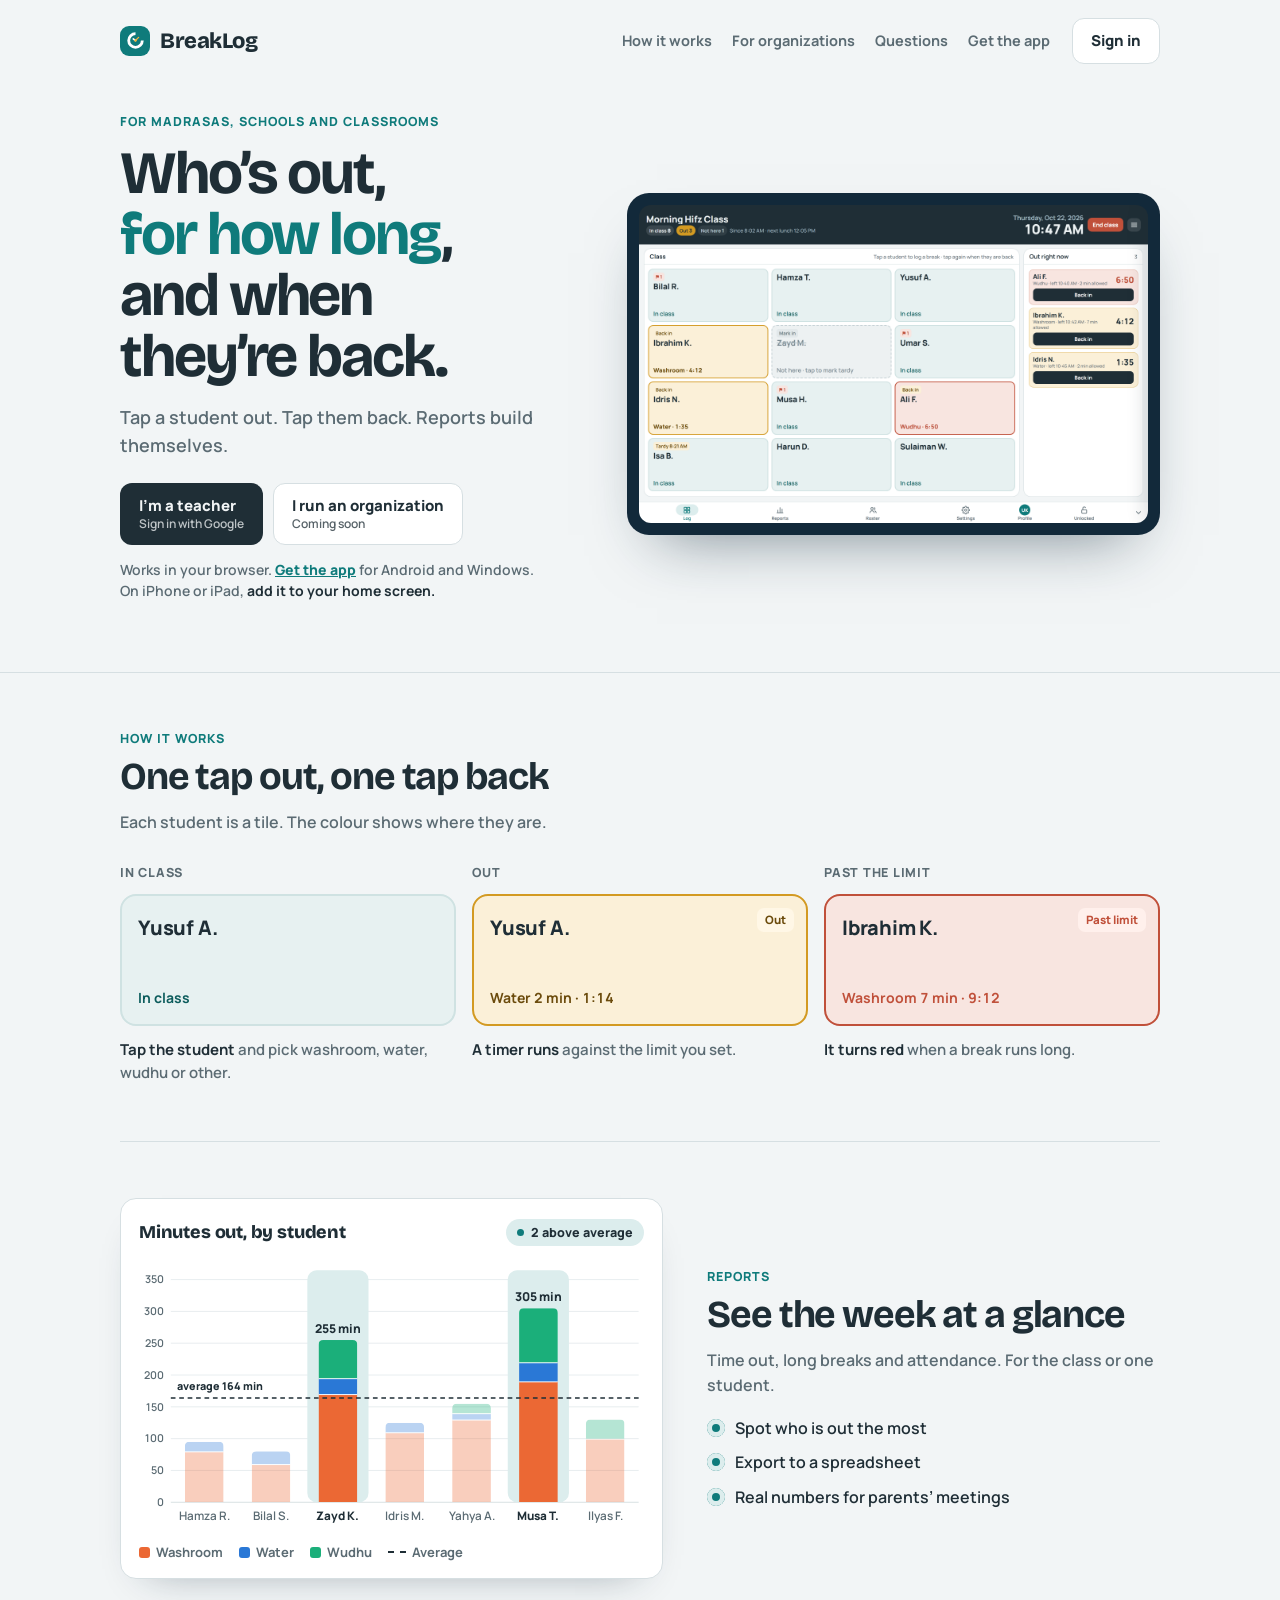
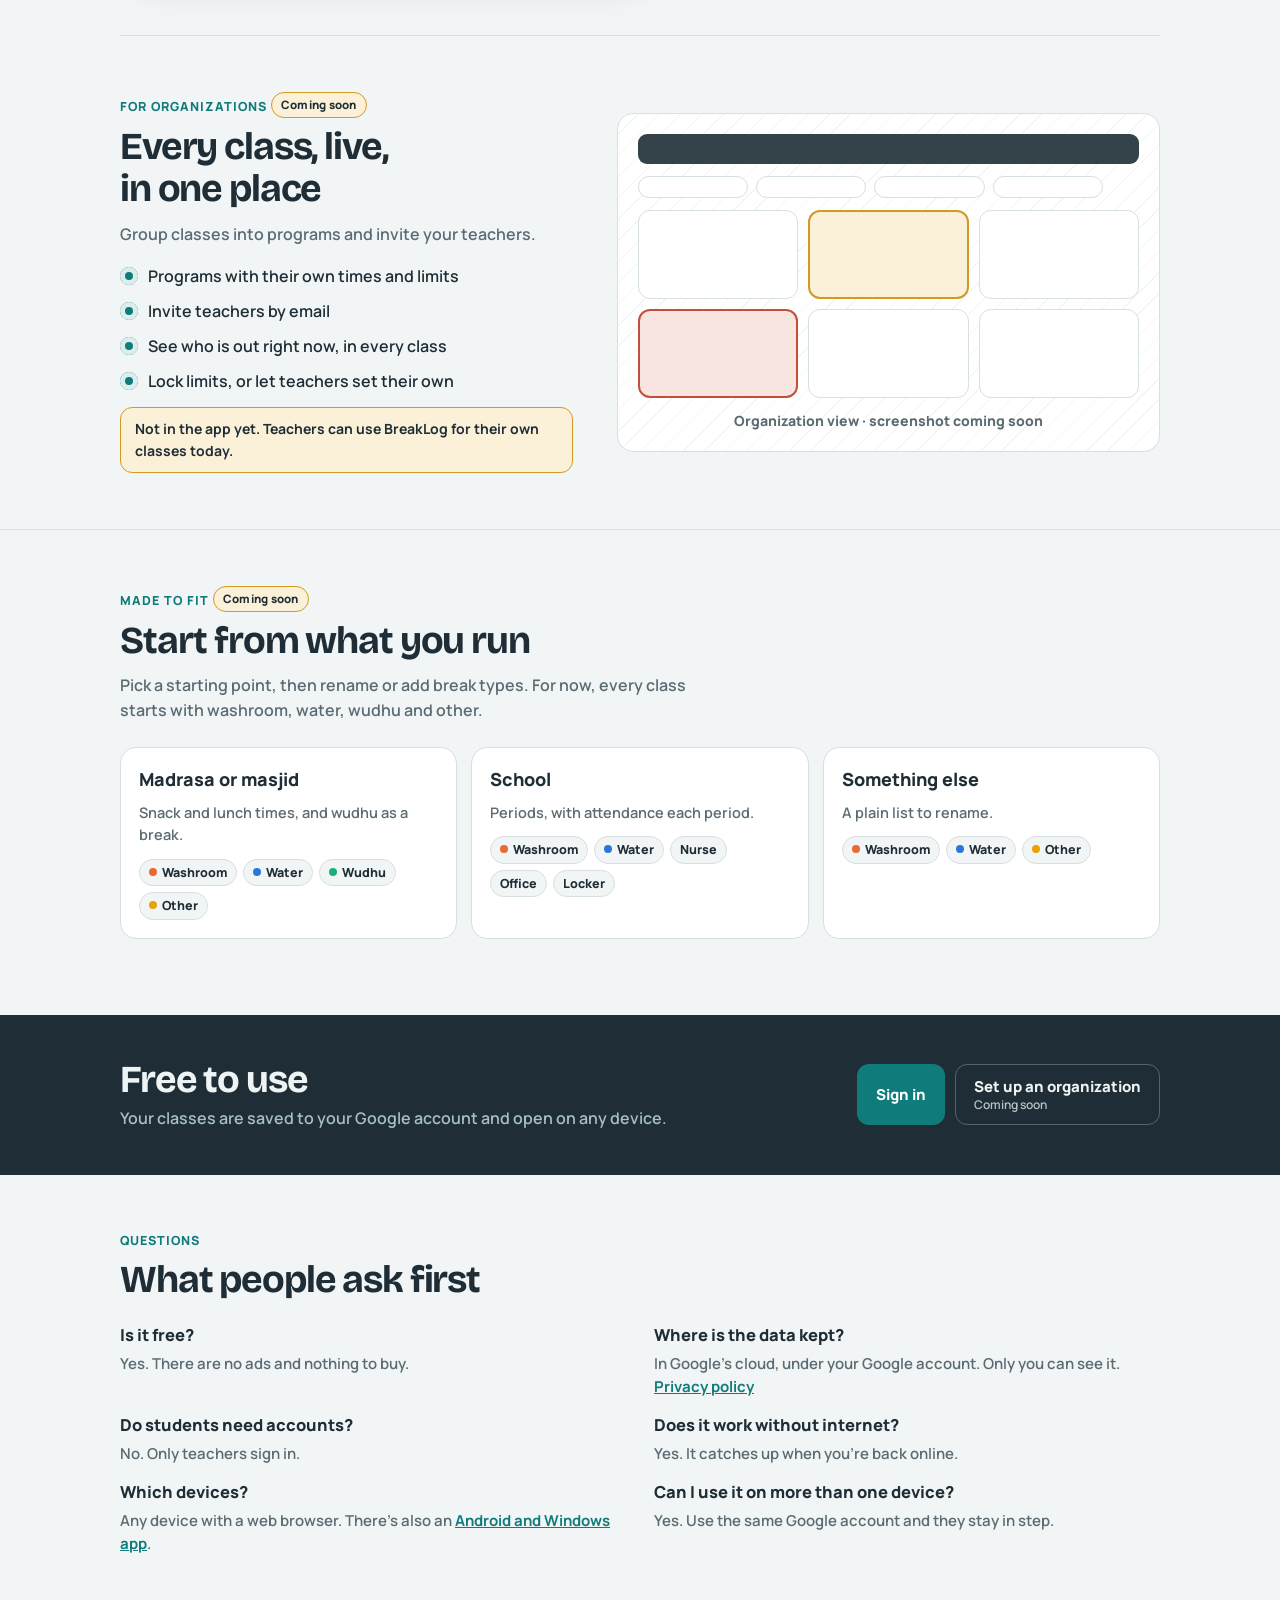
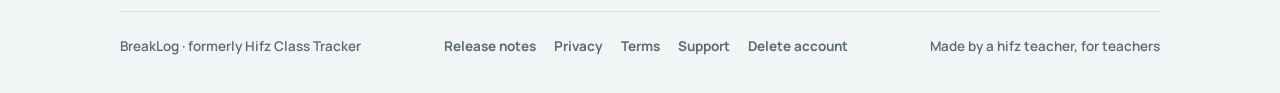
<file: index.html>
<!doctype html>
<html lang="en">
<head>
<meta charset="utf-8">
<meta name="viewport" content="width=device-width,initial-scale=1,viewport-fit=cover">
<title>BreakLog · Class break and attendance tracker</title>
<meta name="description" content="A free break and attendance tracker for teachers. Tap a student out, tap them back. Reports build themselves.">
<meta name="theme-color" content="#0F7B7B">
<link rel="canonical" href="https://rfydawood.github.io/breaklog/">
<meta property="og:type" content="website">
<meta property="og:site_name" content="BreakLog">
<meta property="og:title" content="BreakLog: who's out, for how long, and when they're back">
<meta property="og:description" content="A free break and attendance tracker for teachers. Works on any device, even offline.">
<meta property="og:url" content="https://rfydawood.github.io/breaklog/">
<meta property="og:image" content="https://rfydawood.github.io/breaklog/img/log.png">
<meta property="og:image:width" content="2560">
<meta property="og:image:height" content="1600">
<meta property="og:image:alt" content="BreakLog on a tablet: a class of students as tiles, three of them out on a break">
<meta name="twitter:card" content="summary_large_image">
<link rel="icon" type="image/png" href="favicon.png">
<link rel="apple-touch-icon" href="apple-touch-icon.png">
<link rel="preconnect" href="https://fonts.googleapis.com">
<link rel="preconnect" href="https://fonts.gstatic.com" crossorigin>
<link href="https://fonts.googleapis.com/css2?family=Bricolage+Grotesque:opsz,wght@12..96,600;12..96,800&family=Manrope:wght@500;600;700;800&display=swap" rel="stylesheet">
<link rel="stylesheet" href="styles.css">
<style>
/* Landing page only. The hero states the promise next to a real tablet screen;
   the signature element is a row of the app's own student tiles stepping through one break. */
.hero{display:grid;grid-template-columns:minmax(0,1fr) minmax(0,1.15fr);gap:44px;align-items:center;padding-block:30px 56px}
.invited{margin-top:14px;font-size:14px;color:var(--mute);font-weight:600;max-width:46ch}
.invited b{color:var(--ink)}
.invited a{color:var(--leaf);font-weight:800}
.tablet{background:#12293A;border-radius:22px;padding:12px;box-shadow:0 30px 60px -30px rgba(18,41,58,.55)}
.tablet img{display:block;width:100%;height:auto;border-radius:12px}

.strip{padding-block:56px;border-top:1px solid var(--line)}
.steps{display:grid;grid-template-columns:repeat(3,minmax(0,1fr));gap:16px;margin-top:28px}
.step{display:flex;flex-direction:column;gap:12px;min-width:0}
.step .n{font-size:12.5px;font-weight:800;color:var(--mute);letter-spacing:.06em;text-transform:uppercase}
.tile{border-radius:16px;padding:16px;min-height:132px;display:flex;flex-direction:column;justify-content:space-between;border:2px solid transparent;position:relative}
.tile .nm{font-size:20px;font-weight:800;letter-spacing:-.01em}
.tile .st{font-size:14px;font-weight:700;font-variant-numeric:tabular-nums}
.tile .tag{position:absolute;top:12px;right:12px;font-size:11.5px;font-weight:800;padding:3px 8px;border-radius:7px}
.t-in{background:#E7F1F1;border-color:#CFE2E2;color:#1F2E36}.t-in .st{color:#0C5C5C}
.t-out{background:#FBF0D8;border-color:#D39A22;color:#1F2E36}.t-out .st{color:#6B4B0C}.t-out .tag{background:#fff7e6;color:#6B4B0C}
.t-long{background:#F8E5E0;border-color:#C0503A;color:#1F2E36}.t-long .st{color:#C0503A}.t-long .tag{background:#fff0ec;color:#C0503A}
.step p{margin:0;font-size:15px;color:var(--mute);font-weight:600}
.step p b{color:var(--ink)}
.live{animation:tick 1s steps(1) infinite}
@media (prefers-reduced-motion:reduce){.live{animation:none}}
@keyframes tick{50%{opacity:.75}}

.split{display:grid;grid-template-columns:minmax(0,1fr) minmax(0,1.2fr);gap:44px;align-items:center;padding-block:56px;border-top:1px solid var(--line)}
.split.rev{grid-template-columns:minmax(0,1.2fr) minmax(0,1fr)}
.split.rev .txt{order:2}
.shot{border-radius:16px;overflow:hidden;border:1px solid var(--line);background:var(--surface)}
.shot img{display:block;width:100%;height:auto}

/* Reports chart: minutes out by student, the two above the class average highlighted */
.chartcard{border-radius:16px;border:1px solid var(--line);background:var(--surface);padding:20px 18px 16px;display:flex;flex-direction:column;gap:12px;box-shadow:0 18px 40px -28px rgba(18,41,58,.45)}
.chartcard .head{display:flex;justify-content:space-between;align-items:center;gap:10px;flex-wrap:wrap}
.chartcard h3{margin:0;font-family:var(--display);font-weight:800;font-size:18px;letter-spacing:-.01em}
.chartcard .pill{display:inline-flex;align-items:center;gap:7px;font-size:12.5px;font-weight:800;background:var(--leaf-soft);border-radius:999px;padding:4px 11px}
.chartcard .pill i{width:7px;height:7px;border-radius:50%;background:var(--leaf)}
.mchart{display:block;width:100%;height:auto}
.chartcard{--c-washroom:#eb6834;--c-water:#2a78d6;--c-wudhu:#1baf7a}
@media (prefers-color-scheme:dark){:root:not([data-theme="light"]) .chartcard{--c-washroom:#F07E52;--c-water:#5B8FEA;--c-wudhu:#3CBF8E}}
:root[data-theme="dark"] .chartcard{--c-washroom:#F07E52;--c-water:#5B8FEA;--c-wudhu:#3CBF8E}
.mchart text{font-family:var(--body);font-weight:600;fill:var(--mute)}
.mchart .ax{font-size:11.5px;text-anchor:end}
.mchart .g{stroke:var(--line);stroke-opacity:.6}.mchart .b{stroke:var(--line)}
.mchart .washroom{fill:var(--c-washroom)}.mchart .water{fill:var(--c-water)}.mchart .wudhu{fill:var(--c-wudhu)}
.mchart .gap{fill:var(--surface)}
.mchart .fade{opacity:.32}
.mchart .band{fill:var(--leaf-soft)}
.mchart .nm{font-size:12.5px;text-anchor:middle}
.mchart .hi .nm{font-weight:800;fill:var(--ink)}
.mchart .val{font-size:13px;font-weight:800;text-anchor:middle;fill:var(--ink)}
.mchart .avg{stroke:var(--ink);stroke-width:1.5;stroke-dasharray:5 4}
.mchart .avgbg{fill:var(--surface)}
.mchart .avgt{font-size:11.5px;font-weight:800;fill:var(--ink)}
.chartcard .key{display:flex;flex-wrap:wrap;gap:6px 16px;margin:0;padding:0;list-style:none;font-size:13px;font-weight:700;color:var(--mute)}
.chartcard .key li{display:flex;align-items:center;gap:6px}
.chartcard .key .sw{width:11px;height:11px;border-radius:3px}
.chartcard .key .dash{width:18px;border-top:2px dashed var(--ink)}
#orgs{scroll-margin-top:12px}
.soon-note{margin:14px 0 0;padding:10px 14px;border-radius:12px;background:var(--gold-soft);border:1px solid var(--gold);font-size:14px;font-weight:700;max-width:60ch}

/* Placeholder until the organization view exists to screenshot */
.ph{aspect-ratio:16/10;display:flex;flex-direction:column;gap:12px;padding:20px;background:
  repeating-linear-gradient(135deg,transparent 0 14px,var(--bg) 14px 15px),var(--surface)}
.ph .bar{height:30px;border-radius:9px;background:var(--band);opacity:.9;flex:none}
.ph .row{display:flex;gap:8px;flex-wrap:wrap;flex:none}
.ph .row span{height:22px;width:22%;min-width:54px;border-radius:999px;border:1px solid var(--line);background:var(--surface)}
.ph .grid{display:grid;grid-template-columns:repeat(3,minmax(0,1fr));gap:10px;flex:1;min-height:0}
.ph .grid span{border-radius:12px;border:1px solid var(--line);background:var(--surface)}
.ph .grid span:nth-child(2){border:2px solid var(--gold);background:var(--gold-soft)}
.ph .grid span:nth-child(4){border:2px solid var(--ember);background:var(--ember-soft)}
.ph p{margin:0;text-align:center;font-weight:800;font-size:14px;color:var(--mute);flex:none}

.fits{padding-block:56px;border-top:1px solid var(--line)}
.cards{display:grid;grid-template-columns:repeat(3,minmax(0,1fr));gap:14px;margin-top:24px}
.chips{display:flex;flex-wrap:wrap;gap:6px;margin-top:4px}
.chips span{font-size:12.5px;font-weight:800;padding:3px 9px;border-radius:999px;background:var(--bg);border:1px solid var(--line)}
.chips .d{display:inline-block;width:8px;height:8px;border-radius:50%;margin-right:5px;vertical-align:1px}

.band{background:var(--band);color:var(--band-ink);margin-top:20px}
.band .wrap{display:grid;grid-template-columns:minmax(0,1fr) auto;gap:24px;align-items:center;padding-block:44px}
.band h2{color:var(--band-ink);margin:0 0 6px}
.band p{margin:0;color:var(--band-mute);font-weight:600}
.band .ctas .btn.ghost{background:transparent;color:var(--band-ink);border-color:rgba(255,255,255,.25)}

.faq{padding-block:56px}
.qs{display:grid;grid-template-columns:repeat(2,minmax(0,1fr));gap:14px 28px;margin-top:22px}
.q h3{margin:0 0 4px;font-size:16.5px;font-weight:800}
.q p{margin:0;color:var(--mute);font-weight:600;font-size:15px}
.q a{color:var(--leaf);font-weight:700}

@media (max-width:820px){
  .hero,.split,.split.rev{grid-template-columns:1fr;gap:26px}
  .split.rev .txt{order:0}
  .steps,.cards,.qs{grid-template-columns:1fr}
  .band .wrap{grid-template-columns:1fr}
}
</style>
</head>
<body>
<div class="wrap">
  <nav class="top" aria-label="Main">
    <a class="logo" href="#top"><i aria-hidden="true"></i>BreakLog</a>
    <div class="links"><a href="#how">How it works</a><a href="#orgs">For organizations</a><a href="#faq">Questions</a><a href="https://rfydawood.github.io/hifz-class-tracker/download.html">Get the app</a></div>
    <a class="btn ghost" href="https://rfydawood.github.io/hifz-class-tracker/">Sign in</a>
  </nav>

  <main>
  <section class="hero" id="top">
    <div>
      <div class="eyebrow">For madrasas, schools and classrooms</div>
      <h1>Who’s out, <em>for how long</em>, and when they’re back.</h1>
      <p class="lede">Tap a student out. Tap them back. Reports build themselves.</p>
      <div class="ctas">
        <a class="btn dark" href="https://rfydawood.github.io/hifz-class-tracker/">I’m a teacher<small>Sign in with Google</small></a>
        <a class="btn ghost" href="#orgs">I run an organization<small>Coming soon</small></a>
      </div>
      <p class="invited">Works in your browser. <a href="https://rfydawood.github.io/hifz-class-tracker/download.html">Get the app</a> for Android and Windows. On iPhone or iPad, <b>add it to your home screen.</b></p>
    </div>
    <div class="tablet"><img src="img/log.png" alt="BreakLog on a tablet: a class of twelve students as tiles, three of them out on a break and one past the wudhu limit" width="2560" height="1600"></div>
  </section>
  </main>
</div>

<section class="strip" id="how"><div class="wrap">
  <div class="eyebrow">How it works</div>
  <h2>One tap out, one tap back</h2>
  <p class="sub">Each student is a tile. The colour shows where they are.</p>
  <div class="steps">
    <div class="step"><span class="n">In class</span>
      <div class="tile t-in"><span class="nm">Yusuf A.</span><span class="st">In class</span></div>
      <p><b>Tap the student</b> and pick washroom, water, wudhu or other.</p></div>
    <div class="step"><span class="n">Out</span>
      <div class="tile t-out"><span class="tag">Out</span><span class="nm">Yusuf A.</span><span class="st">Water 2 min · <span class="live">1:14</span></span></div>
      <p><b>A timer runs</b> against the limit you set.</p></div>
    <div class="step"><span class="n">Past the limit</span>
      <div class="tile t-long"><span class="tag">Past limit</span><span class="nm">Ibrahim K.</span><span class="st">Washroom 7 min · <span class="live">9:12</span></span></div>
      <p><b>It turns red</b> when a break runs long.</p></div>
  </div>
</div></section>

<div class="wrap">
  <section class="split rev">
    <div class="txt">
      <div class="eyebrow">Reports</div>
      <h2>See the week at a glance</h2>
      <p class="sub">Time out, long breaks and attendance. For the class or one student.</p>
      <ul class="ticks"><li>Spot who is out the most</li><li>Export to a spreadsheet</li><li>Real numbers for parents’ meetings</li></ul>
    </div>
    <div class="chartcard">
      <div class="head"><h3>Minutes out, by student</h3><span class="pill"><i></i>2 above average</span></div>
      <svg class="mchart" viewBox="0 0 540 290" role="img" aria-label="Minutes out for seven students this week. Average 164 minutes. Zayd K. 255 minutes and Musa T. 305 minutes are above it.">
<defs>
<clipPath id="mc0"><path d="M49 260V200.4Q49 195.4 54 195.4H85.4Q90.4 195.4 90.4 200.4V260Z"/></clipPath>
<clipPath id="mc1"><path d="M120.4 260V210.6Q120.4 205.6 125.4 205.6H156.8Q161.8 205.6 161.8 210.6V260Z"/></clipPath>
<clipPath id="mc2"><path d="M191.9 260V91.6Q191.9 86.6 196.9 86.6H228.3Q233.3 86.6 233.3 91.6V260Z"/></clipPath>
<clipPath id="mc3"><path d="M263.3 260V180Q263.3 175 268.3 175H299.7Q304.7 175 304.7 180V260Z"/></clipPath>
<clipPath id="mc4"><path d="M334.7 260V159.6Q334.7 154.6 339.7 154.6H371.1Q376.1 154.6 376.1 159.6V260Z"/></clipPath>
<clipPath id="mc5"><path d="M406.2 260V57.6Q406.2 52.6 411.2 52.6H442.6Q447.6 52.6 447.6 57.6V260Z"/></clipPath>
<clipPath id="mc6"><path d="M477.6 260V176.6Q477.6 171.6 482.6 171.6H514Q519 171.6 519 176.6V260Z"/></clipPath>
</defs>
<line x1="34" x2="534" y1="260" y2="260" class="b"/><text x="27" y="264" class="ax">0</text>
<line x1="34" x2="534" y1="226" y2="226" class="g"/><text x="27" y="230" class="ax">50</text>
<line x1="34" x2="534" y1="192" y2="192" class="g"/><text x="27" y="196" class="ax">100</text>
<line x1="34" x2="534" y1="158" y2="158" class="g"/><text x="27" y="162" class="ax">150</text>
<line x1="34" x2="534" y1="124" y2="124" class="g"/><text x="27" y="128" class="ax">200</text>
<line x1="34" x2="534" y1="90" y2="90" class="g"/><text x="27" y="94" class="ax">250</text>
<line x1="34" x2="534" y1="56" y2="56" class="g"/><text x="27" y="60" class="ax">300</text>
<line x1="34" x2="534" y1="22" y2="22" class="g"/><text x="27" y="26" class="ax">350</text>
<g><title>Hamza R.: 95 min (Washroom 80, Water 15)</title>
<g clip-path="url(#mc0)" class="fade">
<rect x="49" y="205.6" width="41.4" height="54.4" class="washroom"/>
<rect x="49" y="204.6" width="41.4" height="2" class="gap"/>
<rect x="49" y="195.4" width="41.4" height="10.2" class="water"/>
</g>
<text x="69.7" y="279" class="nm">Hamza R.</text></g>
<g><title>Bilal S.: 80 min (Washroom 60, Water 20)</title>
<g clip-path="url(#mc1)" class="fade">
<rect x="120.4" y="219.2" width="41.4" height="40.8" class="washroom"/>
<rect x="120.4" y="218.2" width="41.4" height="2" class="gap"/>
<rect x="120.4" y="205.6" width="41.4" height="13.6" class="water"/>
</g>
<text x="141.1" y="279" class="nm">Bilal S.</text></g>
<g class="hi"><title>Zayd K.: 255 min (Washroom 170, Water 25, Wudhu 60)</title>
<rect class="band" x="179.9" y="12" width="65.4" height="248" rx="10"/>
<g clip-path="url(#mc2)">
<rect x="191.9" y="144.4" width="41.4" height="115.6" class="washroom"/>
<rect x="191.9" y="143.4" width="41.4" height="2" class="gap"/>
<rect x="191.9" y="127.4" width="41.4" height="17" class="water"/>
<rect x="191.9" y="126.4" width="41.4" height="2" class="gap"/>
<rect x="191.9" y="86.6" width="41.4" height="40.8" class="wudhu"/>
</g>
<text x="212.6" y="78.6" class="val">255 min</text>
<text x="212.6" y="279" class="nm">Zayd K.</text></g>
<g><title>Idris M.: 125 min (Washroom 110, Water 15)</title>
<g clip-path="url(#mc3)" class="fade">
<rect x="263.3" y="185.2" width="41.4" height="74.8" class="washroom"/>
<rect x="263.3" y="184.2" width="41.4" height="2" class="gap"/>
<rect x="263.3" y="175" width="41.4" height="10.2" class="water"/>
</g>
<text x="284" y="279" class="nm">Idris M.</text></g>
<g><title>Yahya A.: 155 min (Washroom 130, Water 10, Wudhu 15)</title>
<g clip-path="url(#mc4)" class="fade">
<rect x="334.7" y="171.6" width="41.4" height="88.4" class="washroom"/>
<rect x="334.7" y="170.6" width="41.4" height="2" class="gap"/>
<rect x="334.7" y="164.8" width="41.4" height="6.8" class="water"/>
<rect x="334.7" y="163.8" width="41.4" height="2" class="gap"/>
<rect x="334.7" y="154.6" width="41.4" height="10.2" class="wudhu"/>
</g>
<text x="355.4" y="279" class="nm">Yahya A.</text></g>
<g class="hi"><title>Musa T.: 305 min (Washroom 190, Water 30, Wudhu 85)</title>
<rect class="band" x="394.1" y="12" width="65.4" height="248" rx="10"/>
<g clip-path="url(#mc5)">
<rect x="406.2" y="130.8" width="41.4" height="129.2" class="washroom"/>
<rect x="406.2" y="129.8" width="41.4" height="2" class="gap"/>
<rect x="406.2" y="110.4" width="41.4" height="20.4" class="water"/>
<rect x="406.2" y="109.4" width="41.4" height="2" class="gap"/>
<rect x="406.2" y="52.6" width="41.4" height="57.8" class="wudhu"/>
</g>
<text x="426.9" y="44.6" class="val">305 min</text>
<text x="426.9" y="279" class="nm">Musa T.</text></g>
<g><title>Ilyas F.: 130 min (Washroom 100, Wudhu 30)</title>
<g clip-path="url(#mc6)" class="fade">
<rect x="477.6" y="192" width="41.4" height="68" class="washroom"/>
<rect x="477.6" y="191" width="41.4" height="2" class="gap"/>
<rect x="477.6" y="171.6" width="41.4" height="20.4" class="wudhu"/>
</g>
<text x="498.3" y="279" class="nm">Ilyas F.</text></g>
<line x1="34" x2="534" y1="148.5" y2="148.5" class="avg"/><rect x="38" y="128.5" width="96" height="16" rx="4" class="avgbg"/><text x="41" y="140.5" class="avgt">average 164 min</text></svg>
      <ul class="key"><li><span class="sw" style="background:var(--c-washroom,#eb6834)"></span>Washroom</li><li><span class="sw" style="background:var(--c-water,#2a78d6)"></span>Water</li><li><span class="sw" style="background:var(--c-wudhu,#1baf7a)"></span>Wudhu</li><li><span class="dash"></span>Average</li></ul>
    </div>
  </section>

  <section class="split" id="orgs">
    <div class="txt">
      <div class="eyebrow">For organizations <span class="soon">Coming soon</span></div>
      <h2>Every class, live, in one place</h2>
      <p class="sub">Group classes into programs and invite your teachers.</p>
      <ul class="ticks">
        <li>Programs with their own times and limits</li>
        <li>Invite teachers by email</li>
        <li>See who is out right now, in every class</li>
        <li>Lock limits, or let teachers set their own</li>
      </ul>
      <p class="soon-note">Not in the app yet. Teachers can use BreakLog for their own classes today.</p>
    </div>
    <div class="shot ph" role="img" aria-label="Placeholder: the organization view will be shown here when it is ready">
      <div class="bar"></div>
      <div class="row"><span></span><span></span><span></span><span></span></div>
      <div class="grid"><span></span><span></span><span></span><span></span><span></span><span></span></div>
      <p>Organization view · screenshot coming soon</p>
    </div>
  </section>
</div>

<section class="fits"><div class="wrap">
  <div class="eyebrow">Made to fit <span class="soon">Coming soon</span></div>
  <h2>Start from what you run</h2>
  <p class="sub">Pick a starting point, then rename or add break types. For now, every class starts with washroom, water, wudhu and other.</p>
  <div class="cards">
    <div class="card"><h3>Madrasa or masjid</h3><p>Snack and lunch times, and wudhu as a break.</p>
      <div class="chips"><span><i class="d" style="background:#eb6834"></i>Washroom</span><span><i class="d" style="background:#2a78d6"></i>Water</span><span><i class="d" style="background:#1baf7a"></i>Wudhu</span><span><i class="d" style="background:#eda100"></i>Other</span></div></div>
    <div class="card"><h3>School</h3><p>Periods, with attendance each period.</p>
      <div class="chips"><span><i class="d" style="background:#eb6834"></i>Washroom</span><span><i class="d" style="background:#2a78d6"></i>Water</span><span>Nurse</span><span>Office</span><span>Locker</span></div></div>
    <div class="card"><h3>Something else</h3><p>A plain list to rename.</p>
      <div class="chips"><span><i class="d" style="background:#eb6834"></i>Washroom</span><span><i class="d" style="background:#2a78d6"></i>Water</span><span><i class="d" style="background:#eda100"></i>Other</span></div></div>
  </div>
</div></section>

<section class="band"><div class="wrap">
  <div><h2>Free to use</h2><p>Your classes are saved to your Google account and open on any device.</p></div>
  <div class="ctas"><a class="btn leaf" href="https://rfydawood.github.io/hifz-class-tracker/">Sign in</a><a class="btn ghost" href="#orgs">Set up an organization<small>Coming soon</small></a></div>
</div></section>

<section class="faq" id="faq"><div class="wrap">
  <div class="eyebrow">Questions</div>
  <h2>What people ask first</h2>
  <div class="qs">
    <div class="q"><h3>Is it free?</h3><p>Yes. There are no ads and nothing to buy.</p></div>
    <div class="q"><h3>Where is the data kept?</h3><p>In Google’s cloud, under your Google account. Only you can see it. <a href="privacy.html">Privacy policy</a></p></div>
    <div class="q"><h3>Do students need accounts?</h3><p>No. Only teachers sign in.</p></div>
    <div class="q"><h3>Does it work without internet?</h3><p>Yes. It catches up when you’re back online.</p></div>
    <div class="q"><h3>Which devices?</h3><p>Any device with a web browser. There’s also an <a href="https://rfydawood.github.io/hifz-class-tracker/download.html">Android and Windows app</a>.</p></div>
    <div class="q"><h3>Can I use it on more than one device?</h3><p>Yes. Use the same Google account and they stay in step.</p></div>
  </div>
</div></section>

<div class="wrap"><footer class="foot">
  <span>BreakLog · formerly Hifz Class Tracker</span>
  <nav class="flinks" aria-label="Site"><a href="releases.html">Release notes</a><a href="privacy.html">Privacy</a><a href="terms.html">Terms</a><a href="support.html">Support</a><a href="delete-account.html">Delete account</a></nav>
  <span>Made by a hifz teacher, for teachers</span>
</footer></div>
</body>
</html>
</file>
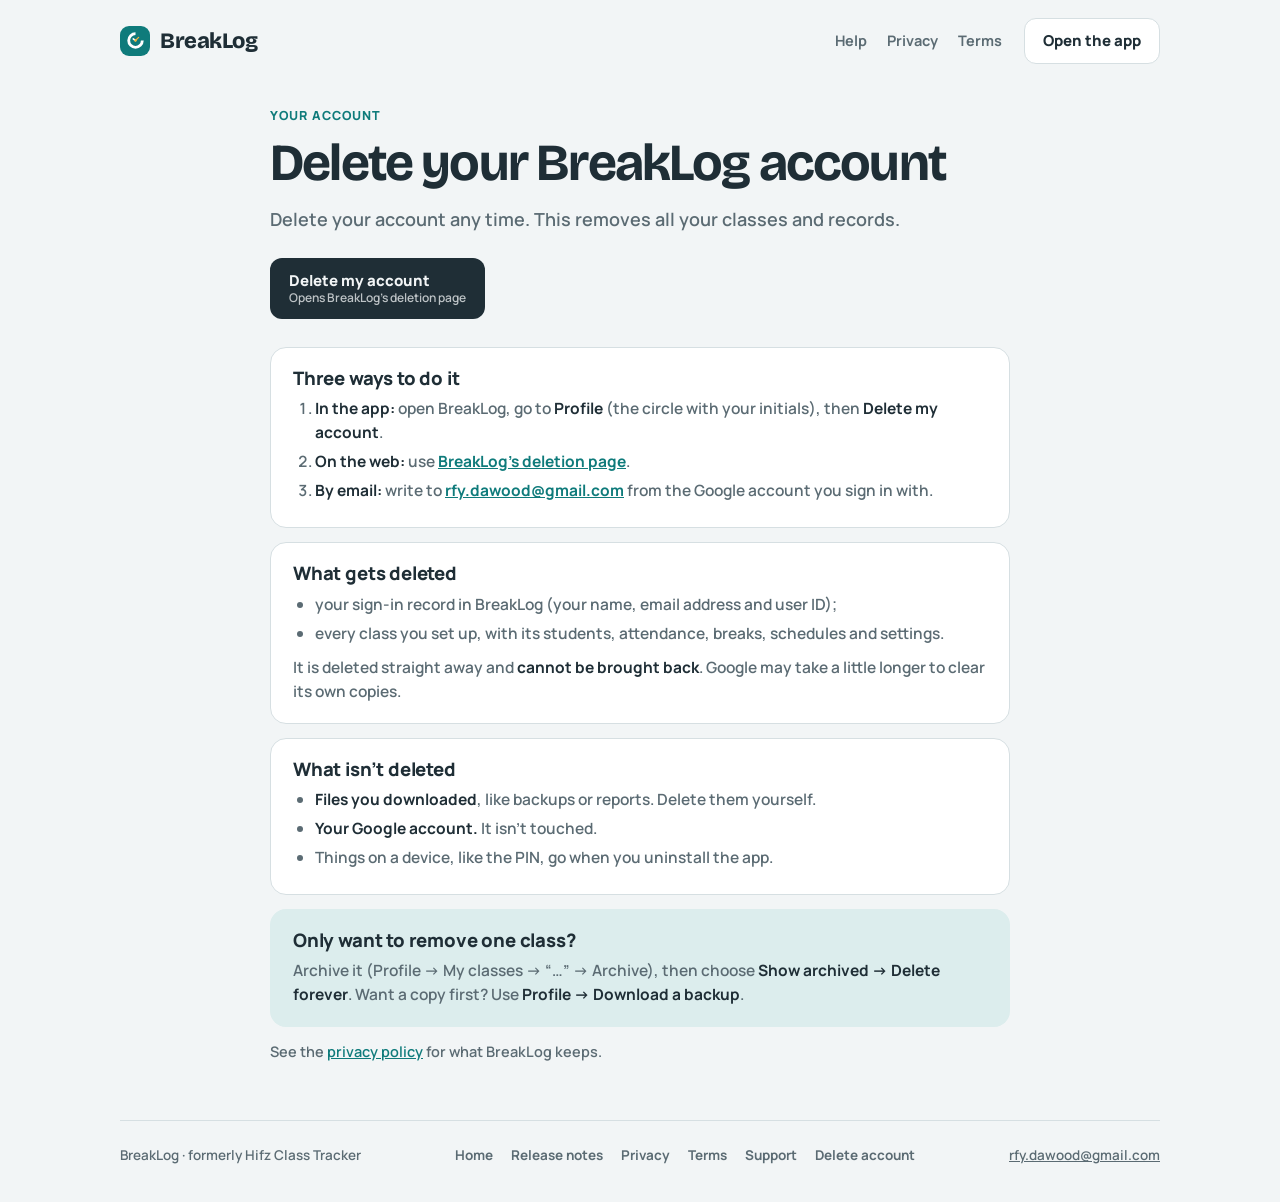
<file: delete-account.html>
<!doctype html>
<html lang="en">
<head>
<meta charset="utf-8">
<meta name="viewport" content="width=device-width,initial-scale=1,viewport-fit=cover">
<title>Delete Your Account · BreakLog</title>
<meta name="description" content="How to delete your BreakLog account and all of its classes, students and records.">
<meta name="theme-color" content="#0F7B7B">
<link rel="canonical" href="https://rfydawood.github.io/breaklog/delete-account.html">
<meta property="og:type" content="website">
<meta property="og:site_name" content="BreakLog">
<meta property="og:title" content="Delete your BreakLog account">
<meta property="og:description" content="How to delete your BreakLog account and all of its classes, students and records.">
<meta property="og:url" content="https://rfydawood.github.io/breaklog/delete-account.html">
<meta property="og:image" content="https://rfydawood.github.io/breaklog/img/log.png">
<link rel="icon" type="image/png" href="favicon.png">
<link rel="apple-touch-icon" href="apple-touch-icon.png">
<link rel="preconnect" href="https://fonts.googleapis.com">
<link rel="preconnect" href="https://fonts.gstatic.com" crossorigin>
<link href="https://fonts.googleapis.com/css2?family=Bricolage+Grotesque:opsz,wght@12..96,600;12..96,800&family=Manrope:wght@500;600;700;800&display=swap" rel="stylesheet">
<link rel="stylesheet" href="styles.css">
</head>
<body>
<div class="wrap">
  <nav class="top" aria-label="Main">
    <a class="logo" href="./"><i aria-hidden="true"></i>BreakLog</a>
    <div class="links"><a href="support.html">Help</a><a href="privacy.html">Privacy</a><a href="terms.html">Terms</a></div>
    <a class="btn ghost" href="https://rfydawood.github.io/hifz-class-tracker/">Open the app</a>
  </nav>
</div>

<main class="wrap doc">
  <div class="eyebrow">Your account</div>
  <h1>Delete your BreakLog account</h1>
  <p class="lede">Delete your account any time. This removes all your classes and records.</p>

  <div class="ctas" style="margin:0 0 28px">
    <a class="btn dark" href="https://rfydawood.github.io/hifz-class-tracker/delete-account.html">Delete my account<small>Opens BreakLog’s deletion page</small></a>
  </div>

  <section class="box">
    <h2>Three ways to do it</h2>
    <ol>
      <li><b>In the app:</b> open BreakLog, go to <b>Profile</b> (the circle with your initials), then <b>Delete my account</b>.</li>
      <li><b>On the web:</b> use <a href="https://rfydawood.github.io/hifz-class-tracker/delete-account.html">BreakLog’s deletion page</a>.</li>
      <li><b>By email:</b> write to <a href="mailto:rfy.dawood@gmail.com?subject=Delete%20my%20BreakLog%20account">rfy.dawood@gmail.com</a> from the Google account you sign in with.</li>
    </ol>
  </section>

  <section class="box">
    <h2>What gets deleted</h2>
    <ul>
      <li>your sign-in record in BreakLog (your name, email address and user ID);</li>
      <li>every class you set up, with its students, attendance, breaks, schedules and settings.</li>
    </ul>
    <p>It is deleted straight away and <b>cannot be brought back</b>. Google may take a little longer to clear its own copies.</p>
  </section>

  <section class="box">
    <h2>What isn’t deleted</h2>
    <ul>
      <li><b>Files you downloaded</b>, like backups or reports. Delete them yourself.</li>
      <li><b>Your Google account.</b> It isn’t touched.</li>
      <li>Things on a device, like the PIN, go when you uninstall the app.</li>
    </ul>
  </section>

  <section class="box note">
    <h2>Only want to remove one class?</h2>
    <p>Archive it (Profile → My classes → “…” → Archive), then choose <b>Show archived → Delete forever</b>. Want a copy first? Use <b>Profile → Download a backup</b>.</p>
  </section>

  <p class="sub" style="font-size:14.5px">See the <a href="privacy.html" style="color:var(--leaf)">privacy policy</a> for what BreakLog keeps.</p>
</main>

<div class="wrap"><footer class="foot">
  <span>BreakLog · formerly Hifz Class Tracker</span>
  <nav class="flinks" aria-label="Site"><a href="./">Home</a><a href="releases.html">Release notes</a><a href="privacy.html">Privacy</a><a href="terms.html">Terms</a><a href="support.html">Support</a><a href="delete-account.html">Delete account</a></nav>
  <span><a href="mailto:rfy.dawood@gmail.com">rfy.dawood@gmail.com</a></span>
</footer></div>
</body>
</html>
</file>
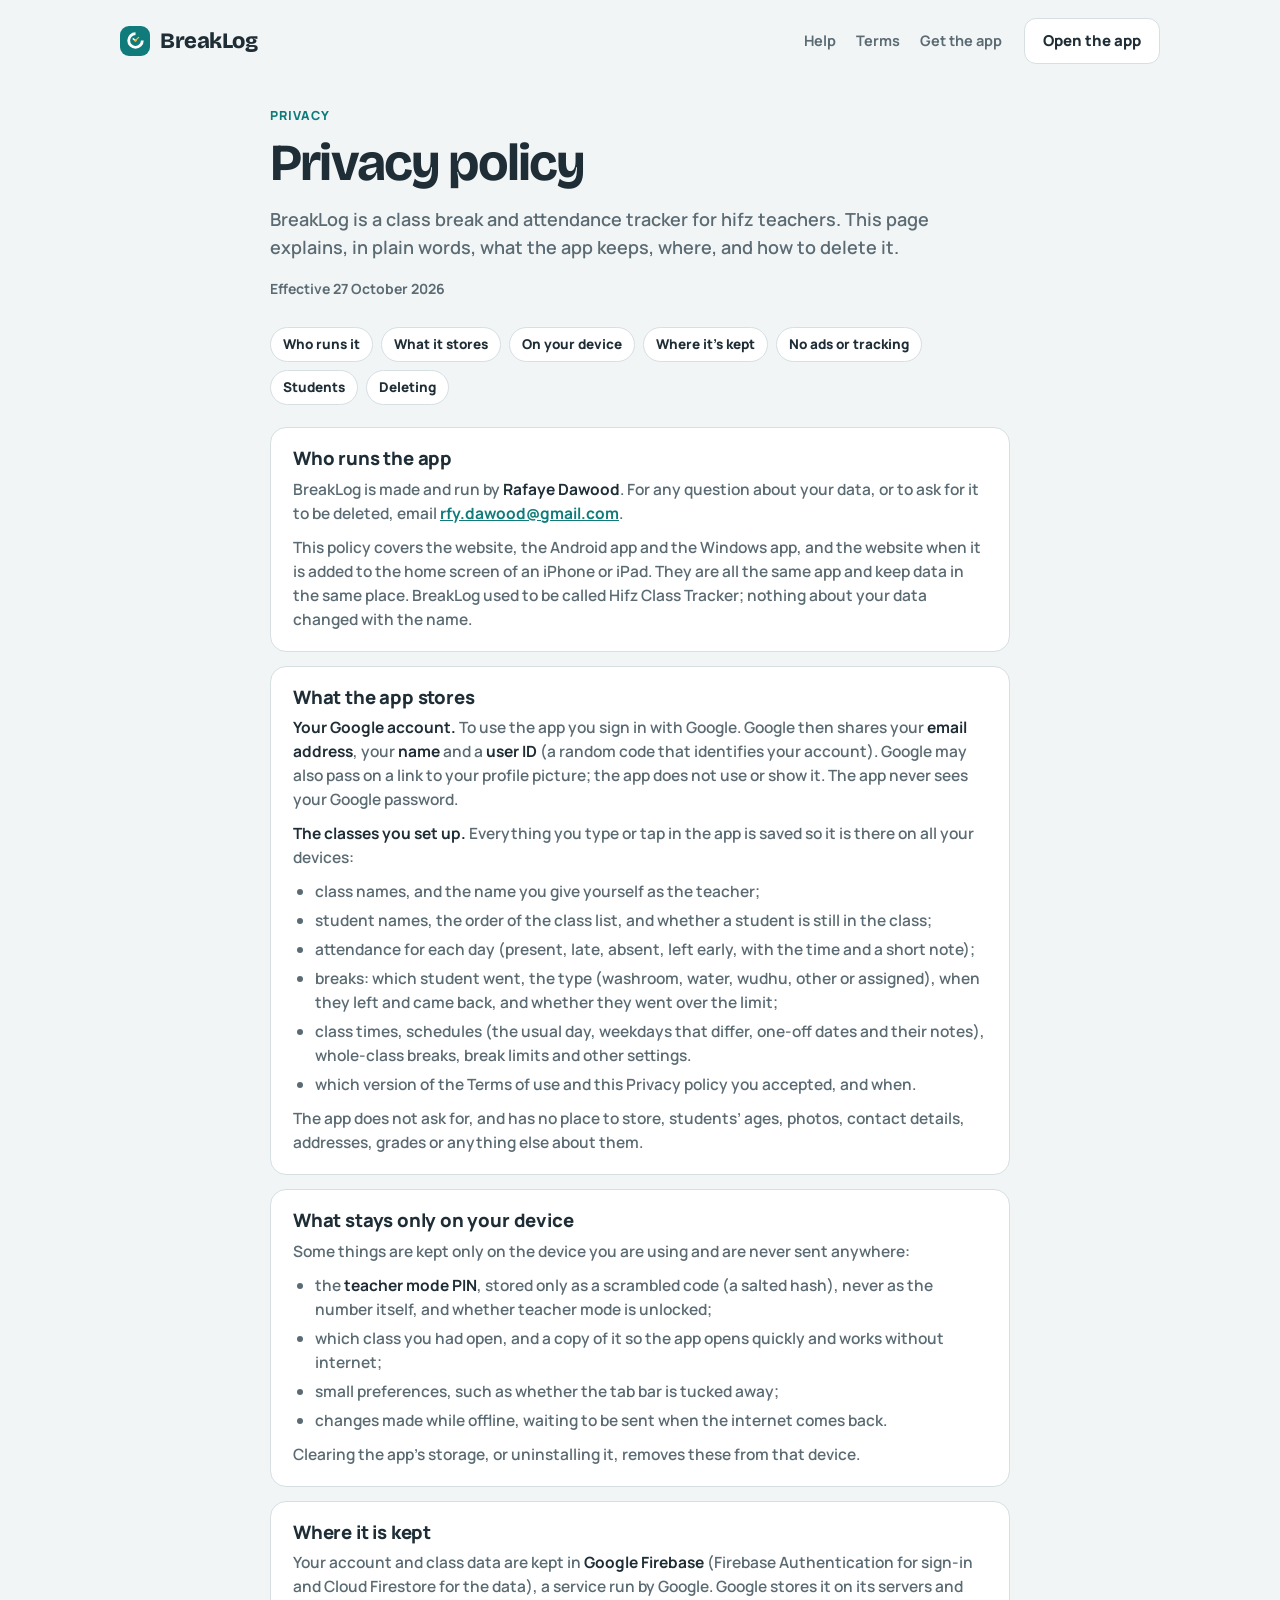
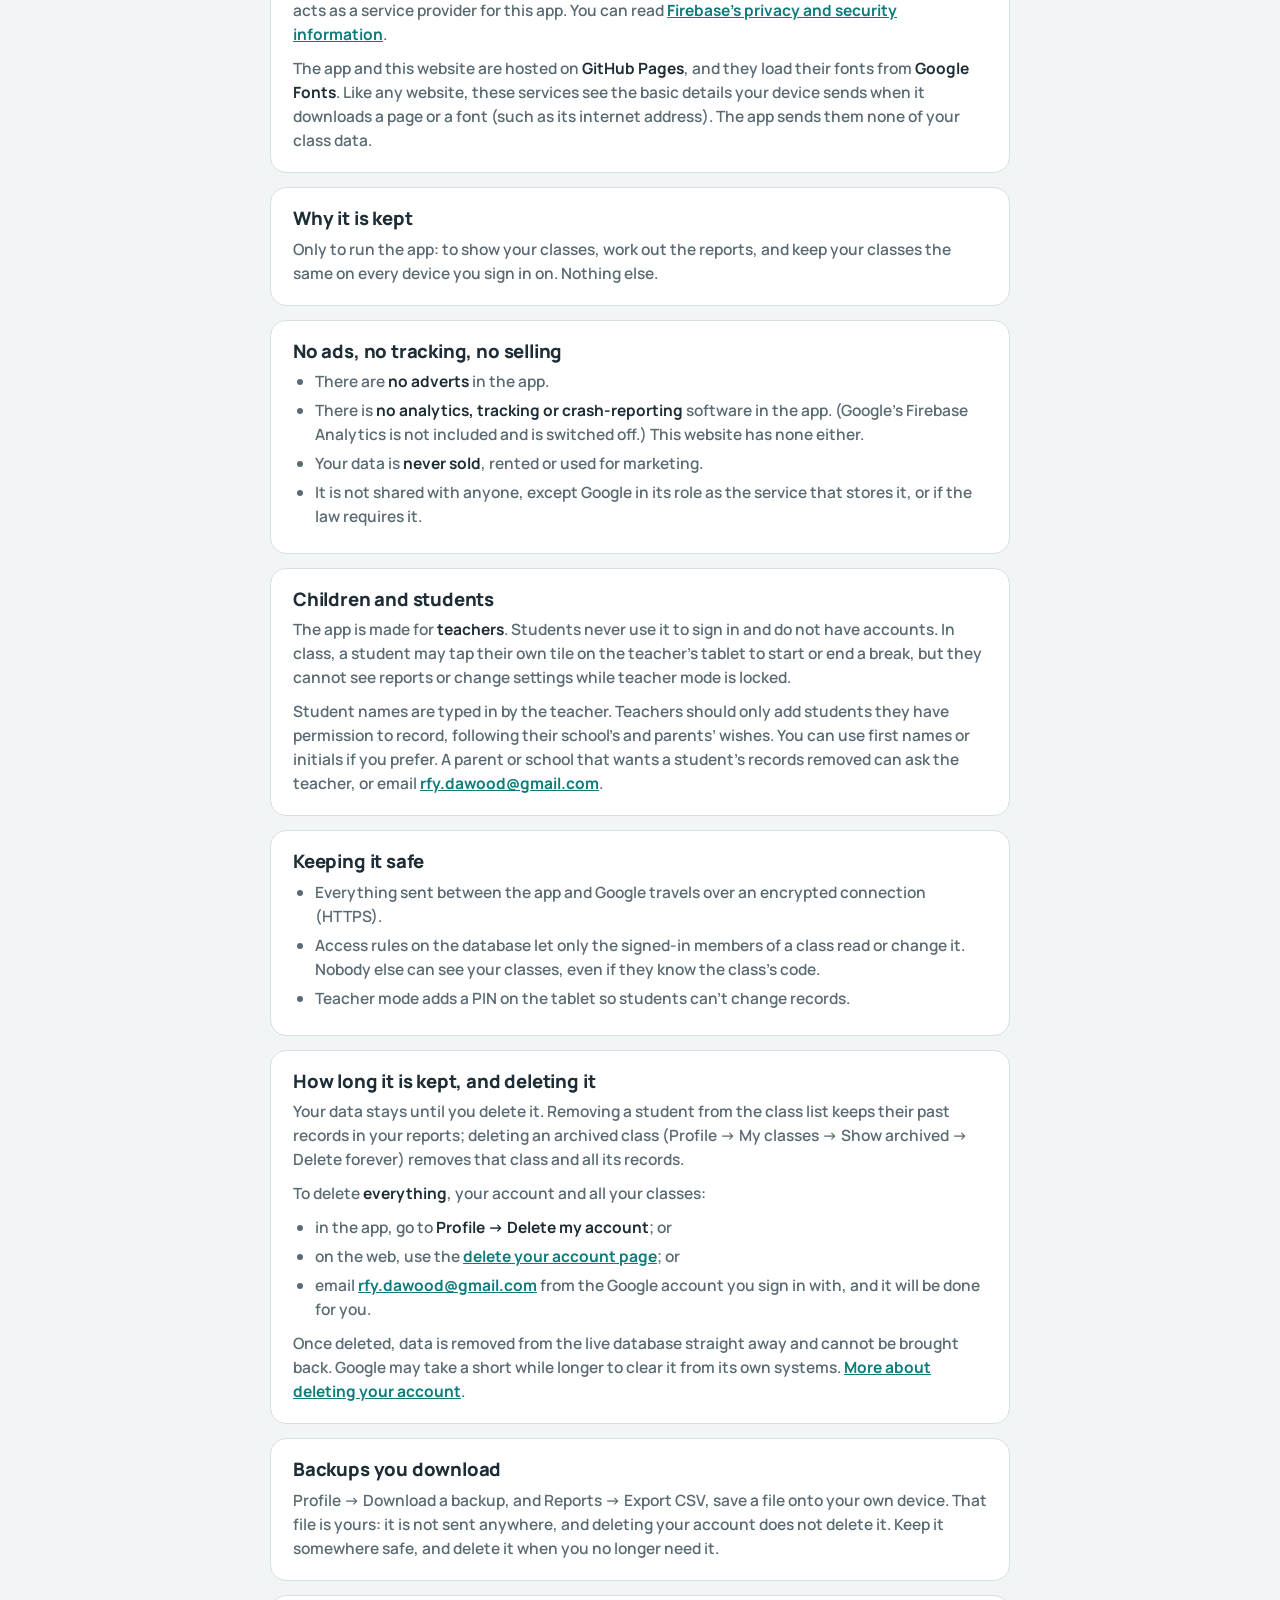
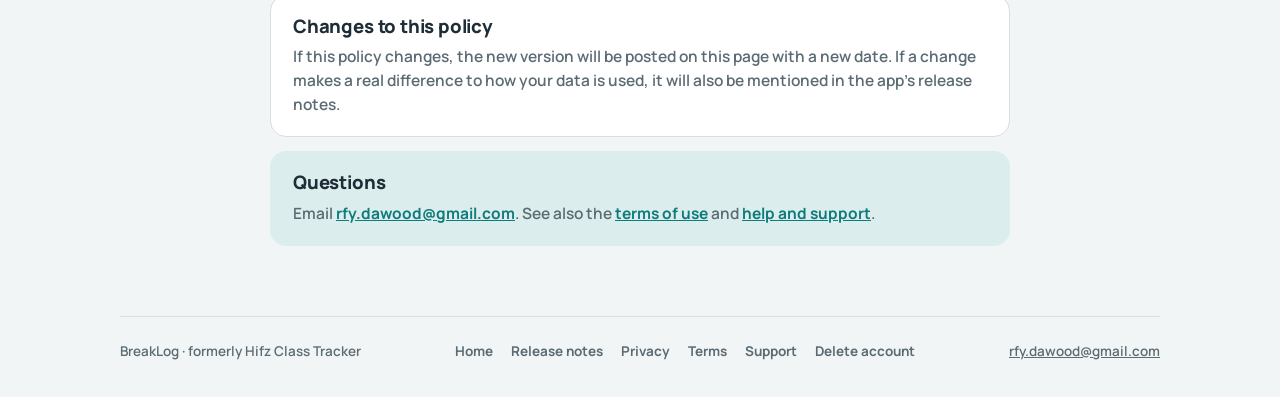
<file: privacy.html>
<!doctype html>
<html lang="en">
<head>
<meta charset="utf-8">
<meta name="viewport" content="width=device-width,initial-scale=1,viewport-fit=cover">
<title>Privacy Policy · BreakLog</title>
<meta name="description" content="What BreakLog keeps, where it is kept, and how to delete it, in plain words.">
<meta name="theme-color" content="#0F7B7B">
<link rel="canonical" href="https://rfydawood.github.io/breaklog/privacy.html">
<meta property="og:type" content="website">
<meta property="og:site_name" content="BreakLog">
<meta property="og:title" content="BreakLog privacy policy">
<meta property="og:description" content="What BreakLog keeps, where it is kept, and how to delete it, in plain words.">
<meta property="og:url" content="https://rfydawood.github.io/breaklog/privacy.html">
<meta property="og:image" content="https://rfydawood.github.io/breaklog/img/log.png">
<link rel="icon" type="image/png" href="favicon.png">
<link rel="apple-touch-icon" href="apple-touch-icon.png">
<link rel="preconnect" href="https://fonts.googleapis.com">
<link rel="preconnect" href="https://fonts.gstatic.com" crossorigin>
<link href="https://fonts.googleapis.com/css2?family=Bricolage+Grotesque:opsz,wght@12..96,600;12..96,800&family=Manrope:wght@500;600;700;800&display=swap" rel="stylesheet">
<link rel="stylesheet" href="styles.css">
</head>
<body>
<div class="wrap">
  <nav class="top" aria-label="Main">
    <a class="logo" href="./"><i aria-hidden="true"></i>BreakLog</a>
    <div class="links"><a href="support.html">Help</a><a href="terms.html">Terms</a><a href="https://rfydawood.github.io/hifz-class-tracker/download.html">Get the app</a></div>
    <a class="btn ghost" href="https://rfydawood.github.io/hifz-class-tracker/">Open the app</a>
  </nav>
</div>

<main class="wrap doc">
  <div class="eyebrow">Privacy</div>
  <h1>Privacy policy</h1>
  <p class="lede">BreakLog is a class break and attendance tracker for hifz teachers. This page explains, in plain words, what the app keeps, where, and how to delete it.</p>
  <p class="date">Effective 27 October 2026</p>

  <nav class="toc" aria-label="On this page">
    <a href="#who">Who runs it</a><a href="#stores">What it stores</a><a href="#device">On your device</a><a href="#where">Where it’s kept</a><a href="#no-ads">No ads or tracking</a><a href="#students">Students</a><a href="#delete">Deleting</a>
  </nav>

  <section class="box" id="who">
    <h2>Who runs the app</h2>
    <p>BreakLog is made and run by <b>Rafaye Dawood</b>. For any question about your data, or to ask for it to be deleted, email <a href="mailto:rfy.dawood@gmail.com">rfy.dawood@gmail.com</a>.</p>
    <p>This policy covers the website, the Android app and the Windows app, and the website when it is added to the home screen of an iPhone or iPad. They are all the same app and keep data in the same place. BreakLog used to be called Hifz Class Tracker; nothing about your data changed with the name.</p>
  </section>

  <section class="box" id="stores">
    <h2>What the app stores</h2>
    <p><b>Your Google account.</b> To use the app you sign in with Google. Google then shares your <b>email address</b>, your <b>name</b> and a <b>user ID</b> (a random code that identifies your account). Google may also pass on a link to your profile picture; the app does not use or show it. The app never sees your Google password.</p>
    <p><b>The classes you set up.</b> Everything you type or tap in the app is saved so it is there on all your devices:</p>
    <ul>
      <li>class names, and the name you give yourself as the teacher;</li>
      <li>student names, the order of the class list, and whether a student is still in the class;</li>
      <li>attendance for each day (present, late, absent, left early, with the time and a short note);</li>
      <li>breaks: which student went, the type (washroom, water, wudhu, other or assigned), when they left and came back, and whether they went over the limit;</li>
      <li>class times, schedules (the usual day, weekdays that differ, one-off dates and their notes), whole-class breaks, break limits and other settings.</li>
      <li>which version of the Terms of use and this Privacy policy you accepted, and when.</li>
    </ul>
    <p>The app does not ask for, and has no place to store, students’ ages, photos, contact details, addresses, grades or anything else about them.</p>
  </section>

  <section class="box" id="device">
    <h2>What stays only on your device</h2>
    <p>Some things are kept only on the device you are using and are never sent anywhere:</p>
    <ul>
      <li>the <b>teacher mode PIN</b>, stored only as a scrambled code (a salted hash), never as the number itself, and whether teacher mode is unlocked;</li>
      <li>which class you had open, and a copy of it so the app opens quickly and works without internet;</li>
      <li>small preferences, such as whether the tab bar is tucked away;</li>
      <li>changes made while offline, waiting to be sent when the internet comes back.</li>
    </ul>
    <p>Clearing the app’s storage, or uninstalling it, removes these from that device.</p>
  </section>

  <section class="box" id="where">
    <h2>Where it is kept</h2>
    <p>Your account and class data are kept in <b>Google Firebase</b> (Firebase Authentication for sign-in and Cloud Firestore for the data), a service run by Google. Google stores it on its servers and acts as a service provider for this app. You can read <a href="https://firebase.google.com/support/privacy">Firebase’s privacy and security information</a>.</p>
    <p>The app and this website are hosted on <b>GitHub Pages</b>, and they load their fonts from <b>Google Fonts</b>. Like any website, these services see the basic details your device sends when it downloads a page or a font (such as its internet address). The app sends them none of your class data.</p>
  </section>

  <section class="box">
    <h2>Why it is kept</h2>
    <p>Only to run the app: to show your classes, work out the reports, and keep your classes the same on every device you sign in on. Nothing else.</p>
  </section>

  <section class="box" id="no-ads">
    <h2>No ads, no tracking, no selling</h2>
    <ul>
      <li>There are <b>no adverts</b> in the app.</li>
      <li>There is <b>no analytics, tracking or crash-reporting</b> software in the app. (Google’s Firebase Analytics is not included and is switched off.) This website has none either.</li>
      <li>Your data is <b>never sold</b>, rented or used for marketing.</li>
      <li>It is not shared with anyone, except Google in its role as the service that stores it, or if the law requires it.</li>
    </ul>
  </section>

  <section class="box" id="students">
    <h2>Children and students</h2>
    <p>The app is made for <b>teachers</b>. Students never use it to sign in and do not have accounts. In class, a student may tap their own tile on the teacher’s tablet to start or end a break, but they cannot see reports or change settings while teacher mode is locked.</p>
    <p>Student names are typed in by the teacher. Teachers should only add students they have permission to record, following their school’s and parents’ wishes. You can use first names or initials if you prefer. A parent or school that wants a student’s records removed can ask the teacher, or email <a href="mailto:rfy.dawood@gmail.com">rfy.dawood@gmail.com</a>.</p>
  </section>

  <section class="box">
    <h2>Keeping it safe</h2>
    <ul>
      <li>Everything sent between the app and Google travels over an encrypted connection (HTTPS).</li>
      <li>Access rules on the database let only the signed-in members of a class read or change it. Nobody else can see your classes, even if they know the class’s code.</li>
      <li>Teacher mode adds a PIN on the tablet so students can’t change records.</li>
    </ul>
  </section>

  <section class="box" id="delete">
    <h2>How long it is kept, and deleting it</h2>
    <p>Your data stays until you delete it. Removing a student from the class list keeps their past records in your reports; deleting an archived class (Profile → My classes → Show archived → Delete forever) removes that class and all its records.</p>
    <p>To delete <b>everything</b>, your account and all your classes:</p>
    <ul>
      <li>in the app, go to <b>Profile → Delete my account</b>; or</li>
      <li>on the web, use the <a href="https://rfydawood.github.io/hifz-class-tracker/delete-account.html">delete your account page</a>; or</li>
      <li>email <a href="mailto:rfy.dawood@gmail.com">rfy.dawood@gmail.com</a> from the Google account you sign in with, and it will be done for you.</li>
    </ul>
    <p>Once deleted, data is removed from the live database straight away and cannot be brought back. Google may take a short while longer to clear it from its own systems. <a href="delete-account.html">More about deleting your account</a>.</p>
  </section>

  <section class="box">
    <h2>Backups you download</h2>
    <p>Profile → Download a backup, and Reports → Export CSV, save a file onto your own device. That file is yours: it is not sent anywhere, and deleting your account does not delete it. Keep it somewhere safe, and delete it when you no longer need it.</p>
  </section>

  <section class="box">
    <h2>Changes to this policy</h2>
    <p>If this policy changes, the new version will be posted on this page with a new date. If a change makes a real difference to how your data is used, it will also be mentioned in the app’s release notes.</p>
  </section>

  <section class="box note">
    <h2>Questions</h2>
    <p>Email <a href="mailto:rfy.dawood@gmail.com">rfy.dawood@gmail.com</a>. See also the <a href="terms.html">terms of use</a> and <a href="support.html">help and support</a>.</p>
  </section>
</main>

<div class="wrap"><footer class="foot">
  <span>BreakLog · formerly Hifz Class Tracker</span>
  <nav class="flinks" aria-label="Site"><a href="./">Home</a><a href="releases.html">Release notes</a><a href="privacy.html">Privacy</a><a href="terms.html">Terms</a><a href="support.html">Support</a><a href="delete-account.html">Delete account</a></nav>
  <span><a href="mailto:rfy.dawood@gmail.com">rfy.dawood@gmail.com</a></span>
</footer></div>
</body>
</html>
</file>
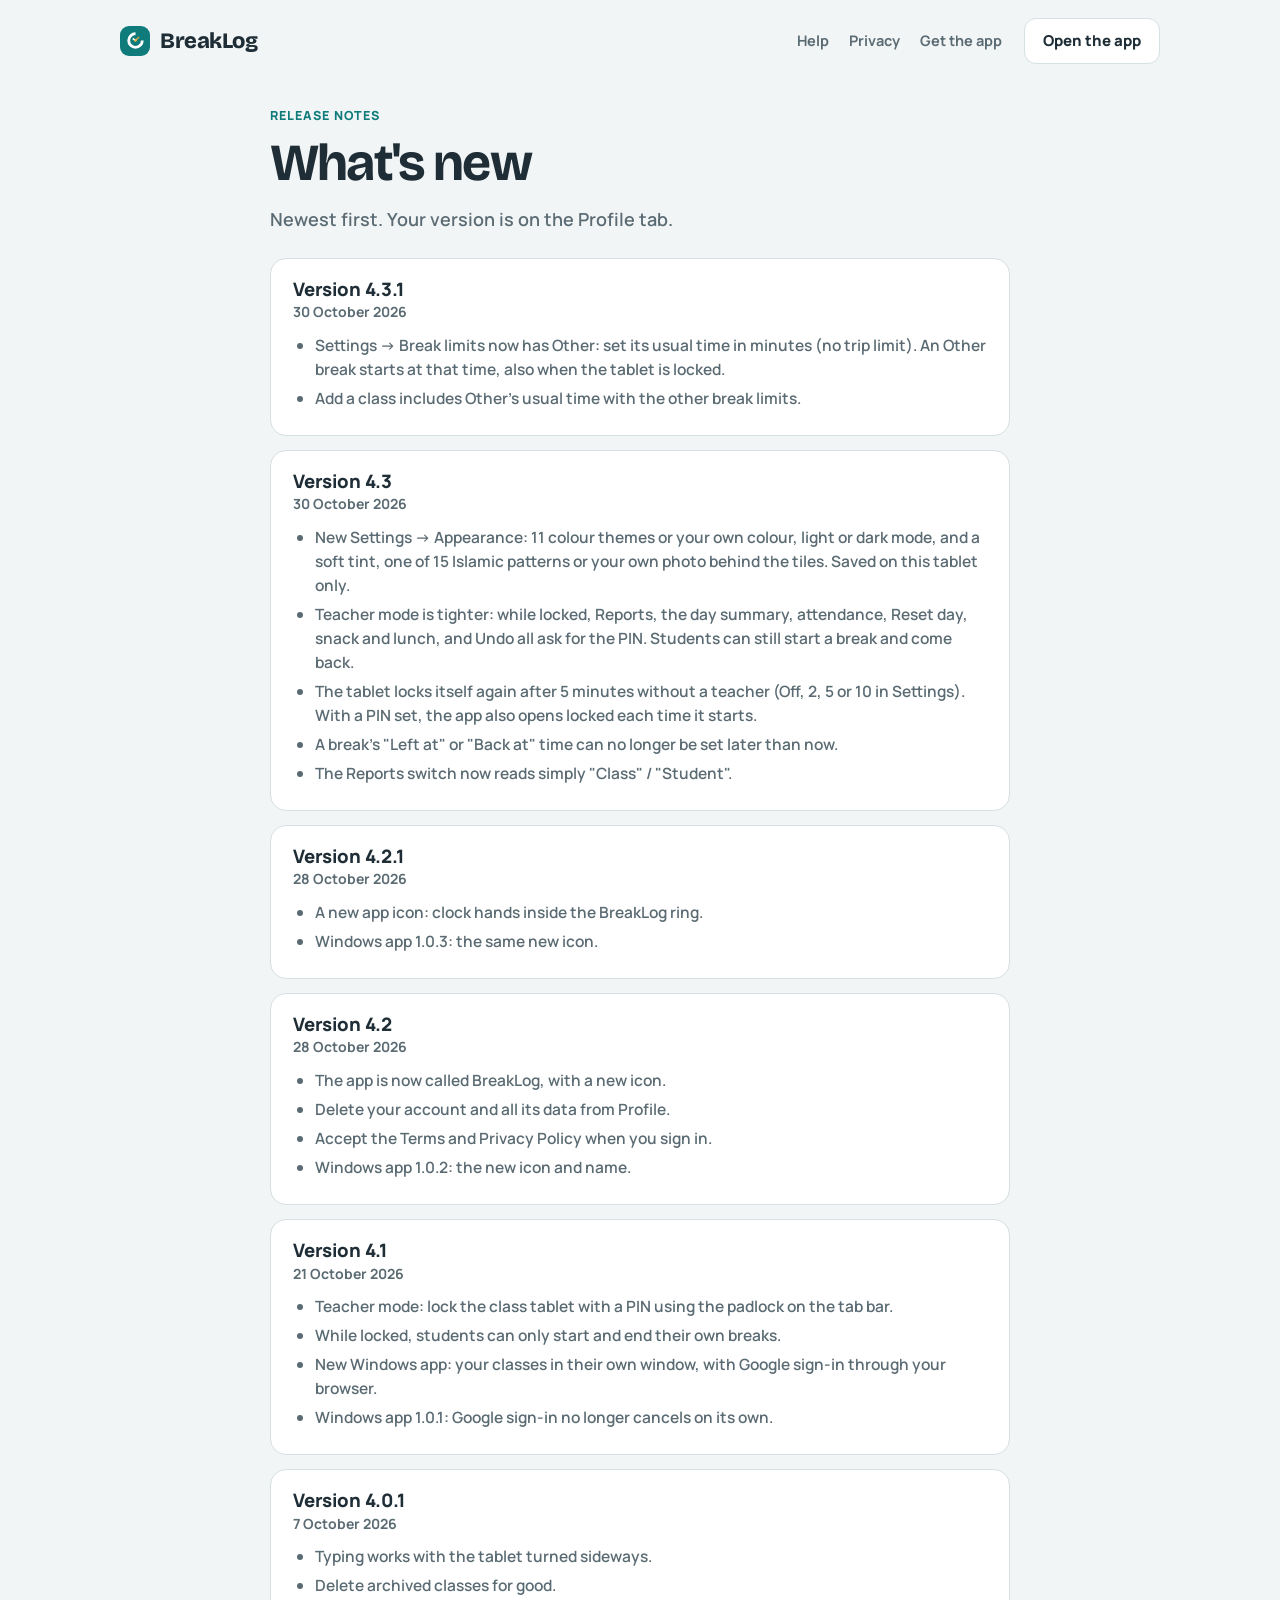
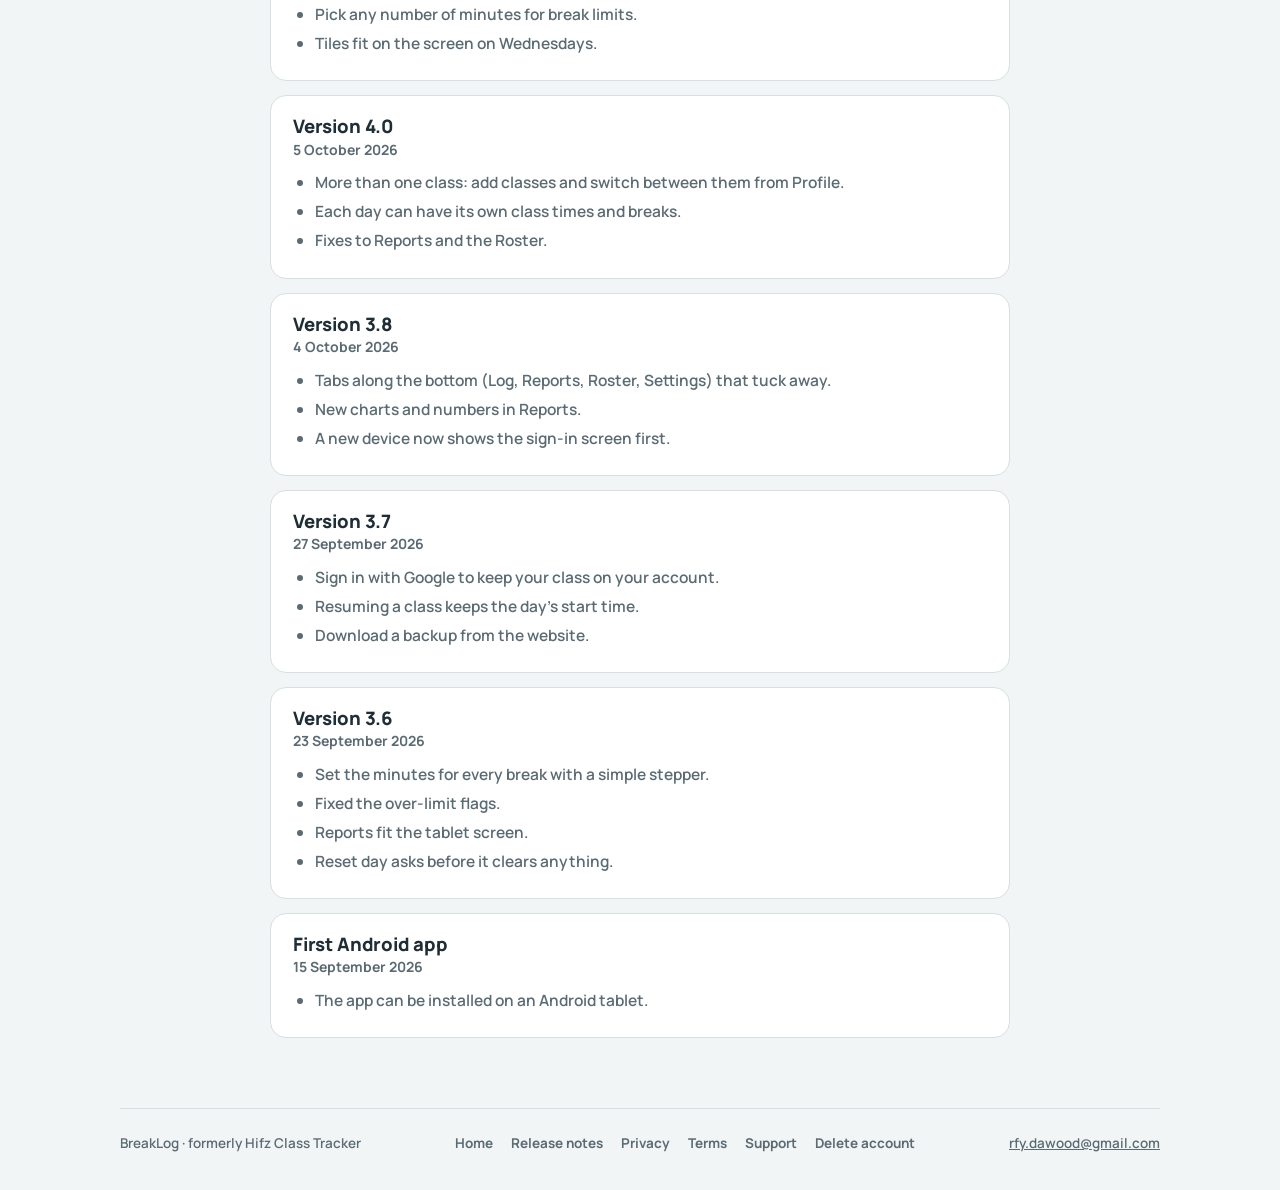
<file: releases.html>
<!doctype html>
<html lang="en">
<head>
<meta charset="utf-8">
<meta name="viewport" content="width=device-width,initial-scale=1,viewport-fit=cover">
<title>Release Notes · BreakLog</title>
<meta name="description" content="What's new in each version of BreakLog.">
<meta name="theme-color" content="#0F7B7B">
<link rel="canonical" href="https://rfydawood.github.io/breaklog/releases.html">
<meta property="og:type" content="website">
<meta property="og:site_name" content="BreakLog">
<meta property="og:title" content="BreakLog release notes">
<meta property="og:description" content="What's new in each version of BreakLog.">
<meta property="og:url" content="https://rfydawood.github.io/breaklog/releases.html">
<meta property="og:image" content="https://rfydawood.github.io/breaklog/img/log.png">
<link rel="icon" type="image/png" href="favicon.png">
<link rel="apple-touch-icon" href="apple-touch-icon.png">
<link rel="preconnect" href="https://fonts.googleapis.com">
<link rel="preconnect" href="https://fonts.gstatic.com" crossorigin>
<link href="https://fonts.googleapis.com/css2?family=Bricolage+Grotesque:opsz,wght@12..96,600;12..96,800&family=Manrope:wght@500;600;700;800&display=swap" rel="stylesheet">
<link rel="stylesheet" href="styles.css">
</head>
<body>
<div class="wrap">
  <nav class="top" aria-label="Main">
    <a class="logo" href="./"><i aria-hidden="true"></i>BreakLog</a>
    <div class="links"><a href="support.html">Help</a><a href="privacy.html">Privacy</a><a href="https://rfydawood.github.io/hifz-class-tracker/download.html">Get the app</a></div>
    <a class="btn ghost" href="https://rfydawood.github.io/hifz-class-tracker/">Open the app</a>
  </nav>
</div>

<main class="wrap doc">
  <div class="eyebrow">Release notes</div>
  <h1>What's new</h1>
  <p class="lede">Newest first. Your version is on the Profile tab.</p>

  <!-- New releases go here, newest first. Same shape: version, date, short bullets. -->
  <section class="box" id="v4.3.1">
    <h2>Version 4.3.1</h2>
    <p class="date">30 October 2026</p>
    <ul>
      <li>Settings &rarr; Break limits now has Other: set its usual time in minutes (no trip limit). An Other break starts at that time, also when the tablet is locked.</li>
      <li>Add a class includes Other's usual time with the other break limits.</li>
    </ul>
  </section>

  <section class="box" id="v4.3">
    <h2>Version 4.3</h2>
    <p class="date">30 October 2026</p>
    <ul>
      <li>New Settings &rarr; Appearance: 11 colour themes or your own colour, light or dark mode, and a soft tint, one of 15 Islamic patterns or your own photo behind the tiles. Saved on this tablet only.</li>
      <li>Teacher mode is tighter: while locked, Reports, the day summary, attendance, Reset day, snack and lunch, and Undo all ask for the PIN. Students can still start a break and come back.</li>
      <li>The tablet locks itself again after 5 minutes without a teacher (Off, 2, 5 or 10 in Settings). With a PIN set, the app also opens locked each time it starts.</li>
      <li>A break's "Left at" or "Back at" time can no longer be set later than now.</li>
      <li>The Reports switch now reads simply "Class" / "Student".</li>
    </ul>
  </section>

  <section class="box" id="v4.2.1">
    <h2>Version 4.2.1</h2>
    <p class="date">28 October 2026</p>
    <ul>
      <li>A new app icon: clock hands inside the BreakLog ring.</li>
      <li>Windows app 1.0.3: the same new icon.</li>
    </ul>
  </section>

  <section class="box" id="v4.2">
    <h2>Version 4.2</h2>
    <p class="date">28 October 2026</p>
    <ul>
      <li>The app is now called BreakLog, with a new icon.</li>
      <li>Delete your account and all its data from Profile.</li>
      <li>Accept the Terms and Privacy Policy when you sign in.</li>
      <li>Windows app 1.0.2: the new icon and name.</li>
    </ul>
  </section>

  <section class="box" id="v4.1">
    <h2>Version 4.1</h2>
    <p class="date">21 October 2026</p>
    <ul>
      <li>Teacher mode: lock the class tablet with a PIN using the padlock on the tab bar.</li>
      <li>While locked, students can only start and end their own breaks.</li>
      <li>New Windows app: your classes in their own window, with Google sign-in through your browser.</li>
      <li>Windows app 1.0.1: Google sign-in no longer cancels on its own.</li>
    </ul>
  </section>

  <section class="box" id="v4.0.1">
    <h2>Version 4.0.1</h2>
    <p class="date">7 October 2026</p>
    <ul>
      <li>Typing works with the tablet turned sideways.</li>
      <li>Delete archived classes for good.</li>
      <li>Pick any number of minutes for break limits.</li>
      <li>Tiles fit on the screen on Wednesdays.</li>
    </ul>
  </section>

  <section class="box" id="v4.0">
    <h2>Version 4.0</h2>
    <p class="date">5 October 2026</p>
    <ul>
      <li>More than one class: add classes and switch between them from Profile.</li>
      <li>Each day can have its own class times and breaks.</li>
      <li>Fixes to Reports and the Roster.</li>
    </ul>
  </section>

  <section class="box" id="v3.8">
    <h2>Version 3.8</h2>
    <p class="date">4 October 2026</p>
    <ul>
      <li>Tabs along the bottom (Log, Reports, Roster, Settings) that tuck away.</li>
      <li>New charts and numbers in Reports.</li>
      <li>A new device now shows the sign-in screen first.</li>
    </ul>
  </section>

  <section class="box" id="v3.7">
    <h2>Version 3.7</h2>
    <p class="date">27 September 2026</p>
    <ul>
      <li>Sign in with Google to keep your class on your account.</li>
      <li>Resuming a class keeps the day's start time.</li>
      <li>Download a backup from the website.</li>
    </ul>
  </section>

  <section class="box" id="v3.6">
    <h2>Version 3.6</h2>
    <p class="date">23 September 2026</p>
    <ul>
      <li>Set the minutes for every break with a simple stepper.</li>
      <li>Fixed the over-limit flags.</li>
      <li>Reports fit the tablet screen.</li>
      <li>Reset day asks before it clears anything.</li>
    </ul>
  </section>

  <section class="box" id="v1.0">
    <h2>First Android app</h2>
    <p class="date">15 September 2026</p>
    <ul>
      <li>The app can be installed on an Android tablet.</li>
    </ul>
  </section>
</main>

<div class="wrap"><footer class="foot">
  <span>BreakLog · formerly Hifz Class Tracker</span>
  <nav class="flinks" aria-label="Site"><a href="./">Home</a><a href="releases.html">Release notes</a><a href="privacy.html">Privacy</a><a href="terms.html">Terms</a><a href="support.html">Support</a><a href="delete-account.html">Delete account</a></nav>
  <span><a href="mailto:rfy.dawood@gmail.com">rfy.dawood@gmail.com</a></span>
</footer></div>
</body>
</html>
</file>
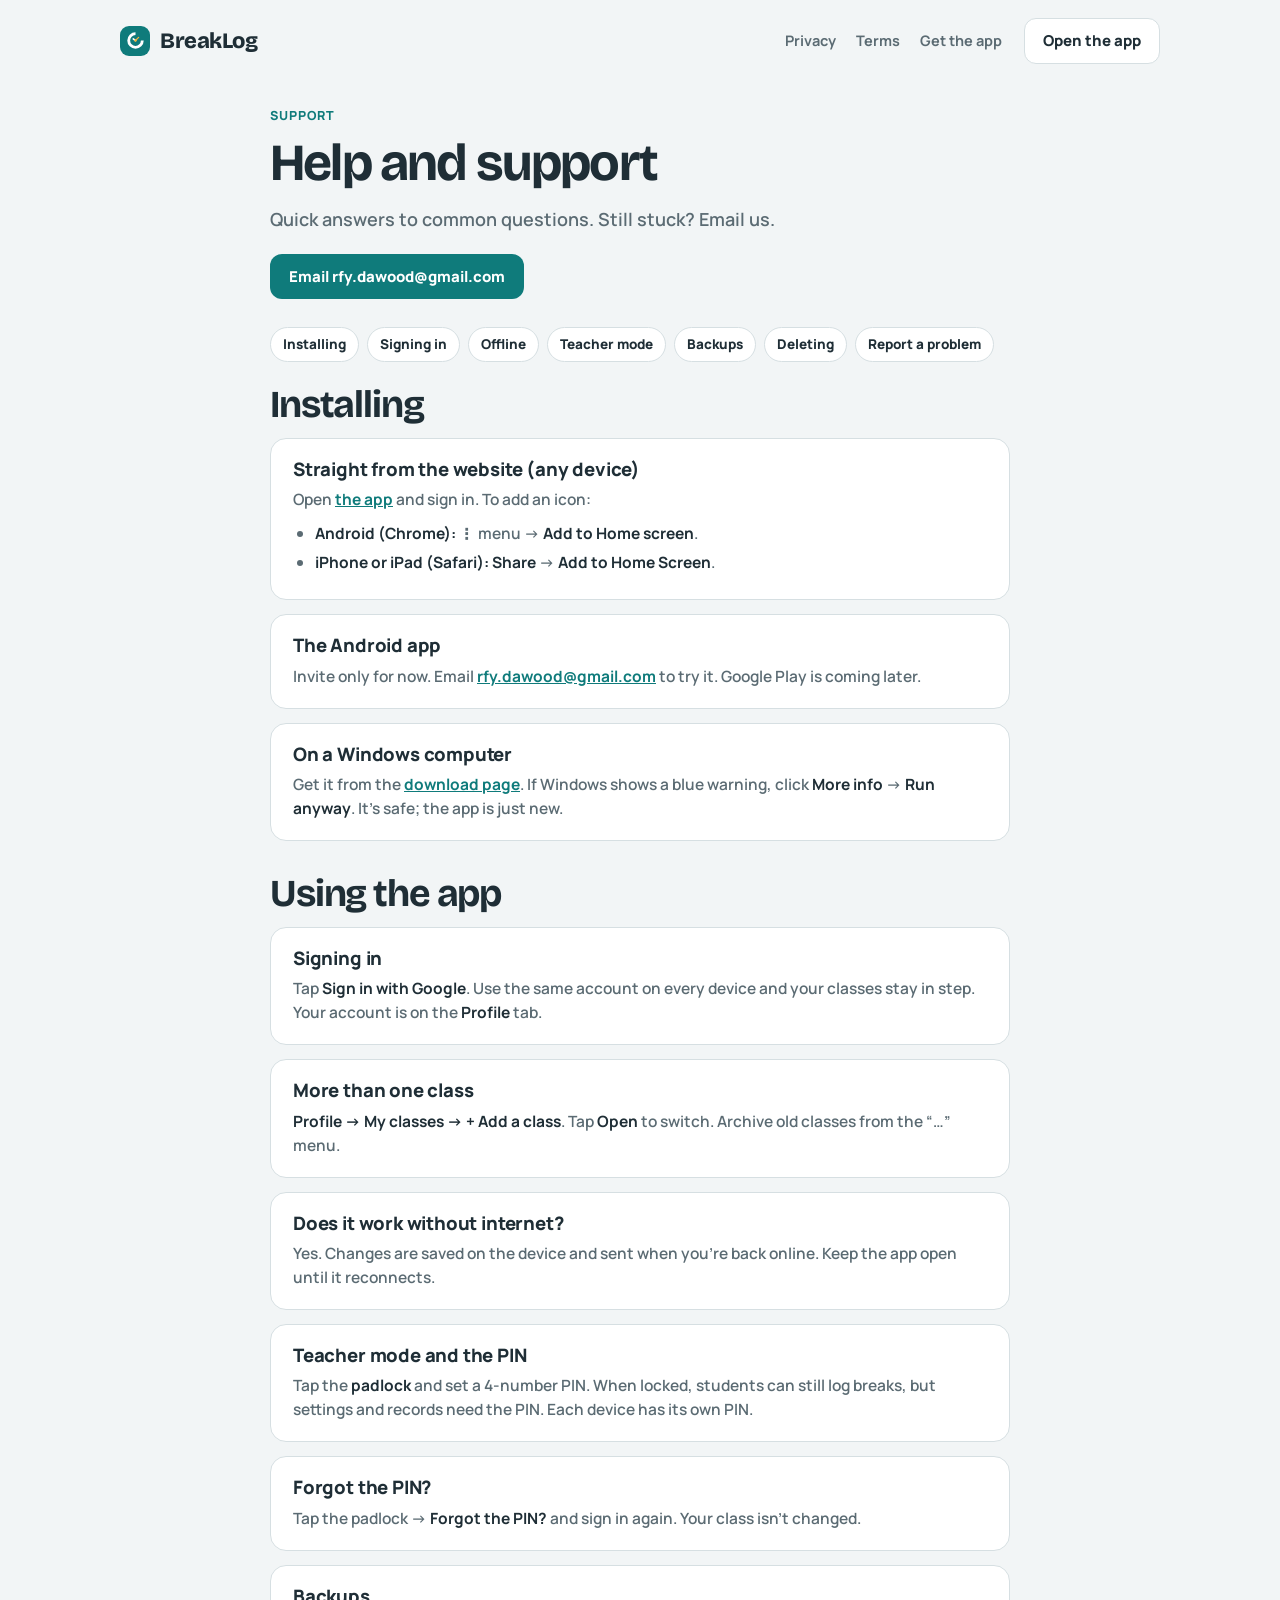
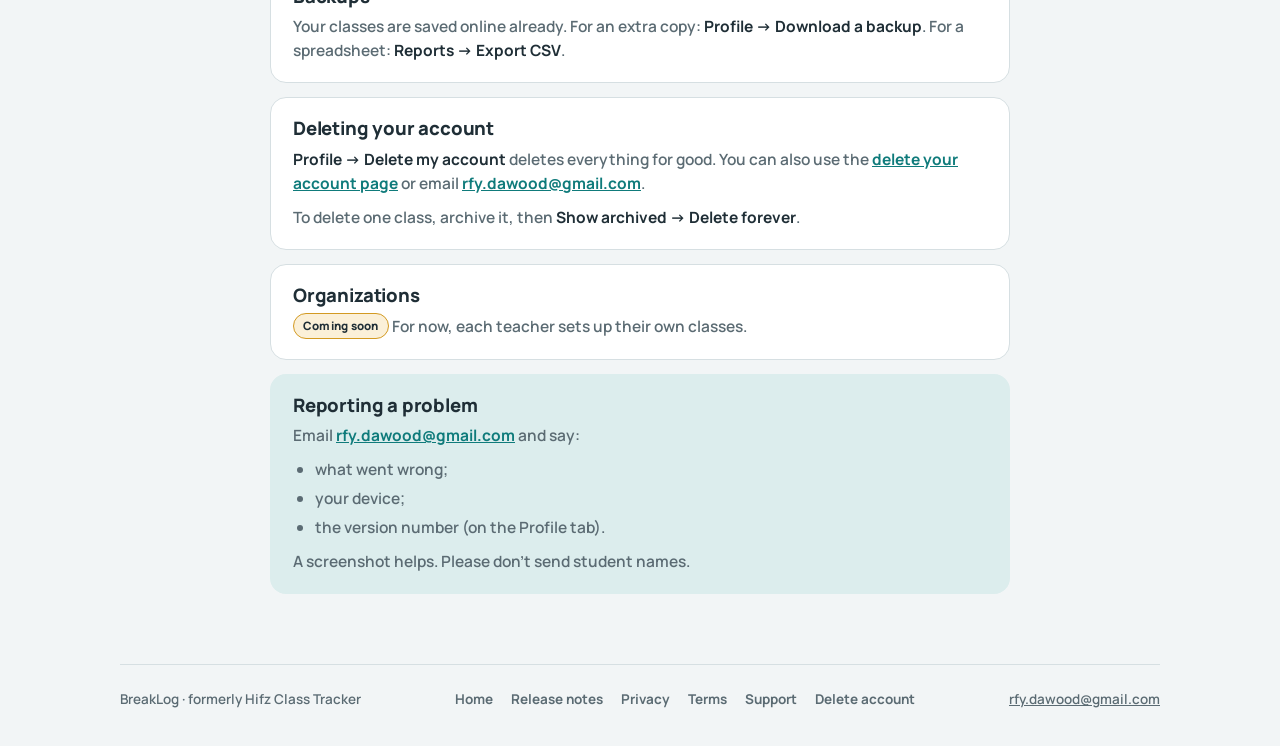
<file: support.html>
<!doctype html>
<html lang="en">
<head>
<meta charset="utf-8">
<meta name="viewport" content="width=device-width,initial-scale=1,viewport-fit=cover">
<title>Help and Support · BreakLog</title>
<meta name="description" content="How to install BreakLog, sign in, use teacher mode, work offline, back up and get help.">
<meta name="theme-color" content="#0F7B7B">
<link rel="canonical" href="https://rfydawood.github.io/breaklog/support.html">
<meta property="og:type" content="website">
<meta property="og:site_name" content="BreakLog">
<meta property="og:title" content="BreakLog help and support">
<meta property="og:description" content="How to install BreakLog, sign in, use teacher mode, work offline, back up and get help.">
<meta property="og:url" content="https://rfydawood.github.io/breaklog/support.html">
<meta property="og:image" content="https://rfydawood.github.io/breaklog/img/log.png">
<link rel="icon" type="image/png" href="favicon.png">
<link rel="apple-touch-icon" href="apple-touch-icon.png">
<link rel="preconnect" href="https://fonts.googleapis.com">
<link rel="preconnect" href="https://fonts.gstatic.com" crossorigin>
<link href="https://fonts.googleapis.com/css2?family=Bricolage+Grotesque:opsz,wght@12..96,600;12..96,800&family=Manrope:wght@500;600;700;800&display=swap" rel="stylesheet">
<link rel="stylesheet" href="styles.css">
</head>
<body>
<div class="wrap">
  <nav class="top" aria-label="Main">
    <a class="logo" href="./"><i aria-hidden="true"></i>BreakLog</a>
    <div class="links"><a href="privacy.html">Privacy</a><a href="terms.html">Terms</a><a href="https://rfydawood.github.io/hifz-class-tracker/download.html">Get the app</a></div>
    <a class="btn ghost" href="https://rfydawood.github.io/hifz-class-tracker/">Open the app</a>
  </nav>
</div>

<main class="wrap doc">
  <div class="eyebrow">Support</div>
  <h1>Help and support</h1>
  <p class="lede">Quick answers to common questions. Still stuck? Email us.</p>
  <div class="ctas" style="margin:-4px 0 28px"><a class="btn leaf" href="mailto:rfy.dawood@gmail.com">Email rfy.dawood@gmail.com</a></div>

  <nav class="toc" aria-label="On this page">
    <a href="#install">Installing</a><a href="#signin">Signing in</a><a href="#offline">Offline</a><a href="#pin">Teacher mode</a><a href="#backups">Backups</a><a href="#delete">Deleting</a><a href="#problem">Report a problem</a>
  </nav>

  <h2 id="install" style="scroll-margin-top:16px">Installing</h2>

  <section class="box">
    <h2>Straight from the website (any device)</h2>
    <p>Open <a href="https://rfydawood.github.io/hifz-class-tracker/">the app</a> and sign in. To add an icon:</p>
    <ul>
      <li><b>Android (Chrome):</b> ⋮ menu → <b>Add to Home screen</b>.</li>
      <li><b>iPhone or iPad (Safari):</b> <b>Share</b> → <b>Add to Home Screen</b>.</li>
    </ul>
  </section>

  <section class="box">
    <h2>The Android app</h2>
    <p>Invite only for now. Email <a href="mailto:rfy.dawood@gmail.com">rfy.dawood@gmail.com</a> to try it. Google Play is coming later.</p>
  </section>

  <section class="box">
    <h2>On a Windows computer</h2>
    <p>Get it from the <a href="https://rfydawood.github.io/hifz-class-tracker/download.html">download page</a>. If Windows shows a blue warning, click <b>More info</b> → <b>Run anyway</b>. It’s safe; the app is just new.</p>
  </section>

  <h2 style="margin-top:32px">Using the app</h2>

  <section class="box" id="signin">
    <h2>Signing in</h2>
    <p>Tap <b>Sign in with Google</b>. Use the same account on every device and your classes stay in step. Your account is on the <b>Profile</b> tab.</p>
  </section>

  <section class="box">
    <h2>More than one class</h2>
    <p><b>Profile → My classes → + Add a class</b>. Tap <b>Open</b> to switch. Archive old classes from the “…” menu.</p>
  </section>

  <section class="box" id="offline">
    <h2>Does it work without internet?</h2>
    <p>Yes. Changes are saved on the device and sent when you’re back online. Keep the app open until it reconnects.</p>
  </section>

  <section class="box" id="pin">
    <h2>Teacher mode and the PIN</h2>
    <p>Tap the <b>padlock</b> and set a 4-number PIN. When locked, students can still log breaks, but settings and records need the PIN. Each device has its own PIN.</p>
  </section>

  <section class="box">
    <h2>Forgot the PIN?</h2>
    <p>Tap the padlock → <b>Forgot the PIN?</b> and sign in again. Your class isn’t changed.</p>
  </section>

  <section class="box" id="backups">
    <h2>Backups</h2>
    <p>Your classes are saved online already. For an extra copy: <b>Profile → Download a backup</b>. For a spreadsheet: <b>Reports → Export CSV</b>.</p>
  </section>

  <section class="box" id="delete">
    <h2>Deleting your account</h2>
    <p><b>Profile → Delete my account</b> deletes everything for good. You can also use the <a href="https://rfydawood.github.io/hifz-class-tracker/delete-account.html">delete your account page</a> or email <a href="mailto:rfy.dawood@gmail.com">rfy.dawood@gmail.com</a>.</p>
    <p>To delete one class, archive it, then <b>Show archived → Delete forever</b>.</p>
  </section>

  <section class="box">
    <h2>Organizations</h2>
    <p><span class="soon">Coming soon</span> For now, each teacher sets up their own classes.</p>
  </section>

  <section class="box note" id="problem">
    <h2>Reporting a problem</h2>
    <p>Email <a href="mailto:rfy.dawood@gmail.com">rfy.dawood@gmail.com</a> and say:</p>
    <ul>
      <li>what went wrong;</li>
      <li>your device;</li>
      <li>the version number (on the Profile tab).</li>
    </ul>
    <p>A screenshot helps. Please don’t send student names.</p>
  </section>
</main>

<div class="wrap"><footer class="foot">
  <span>BreakLog · formerly Hifz Class Tracker</span>
  <nav class="flinks" aria-label="Site"><a href="./">Home</a><a href="releases.html">Release notes</a><a href="privacy.html">Privacy</a><a href="terms.html">Terms</a><a href="support.html">Support</a><a href="delete-account.html">Delete account</a></nav>
  <span><a href="mailto:rfy.dawood@gmail.com">rfy.dawood@gmail.com</a></span>
</footer></div>
</body>
</html>
</file>
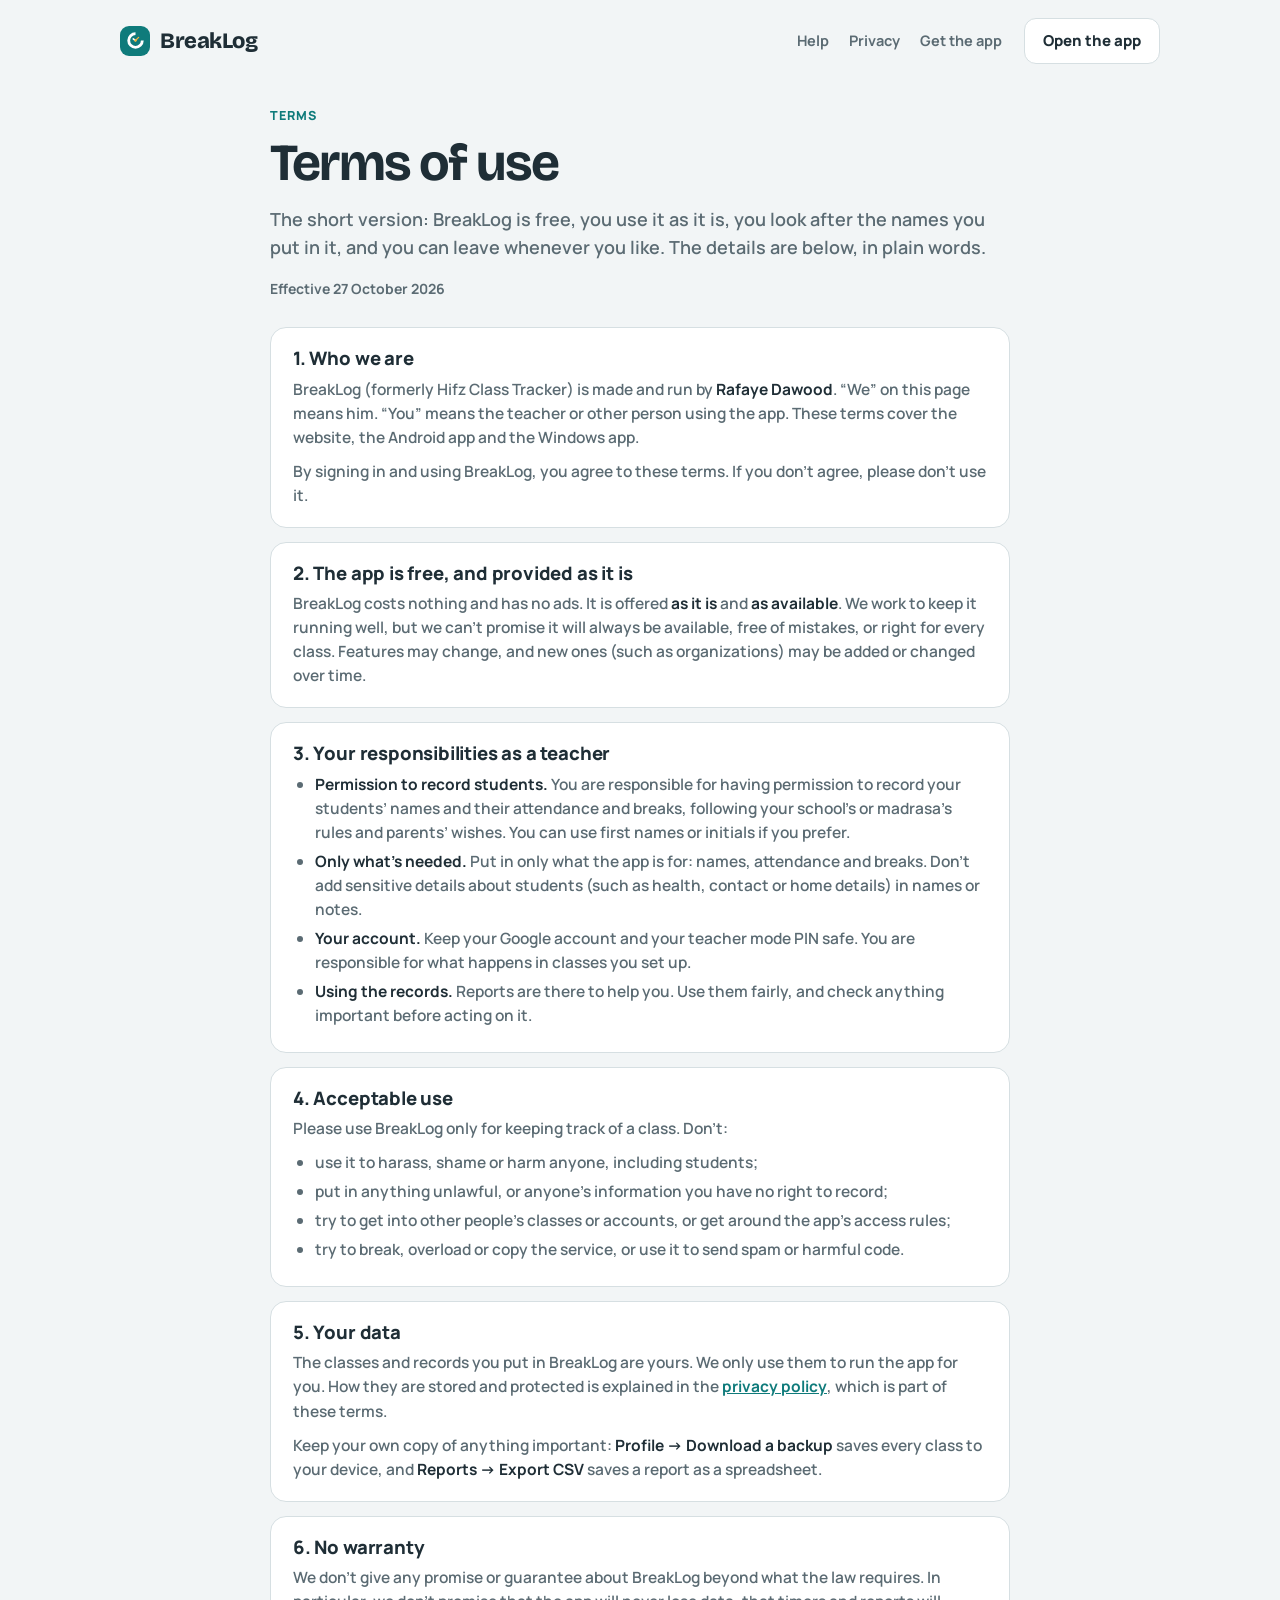
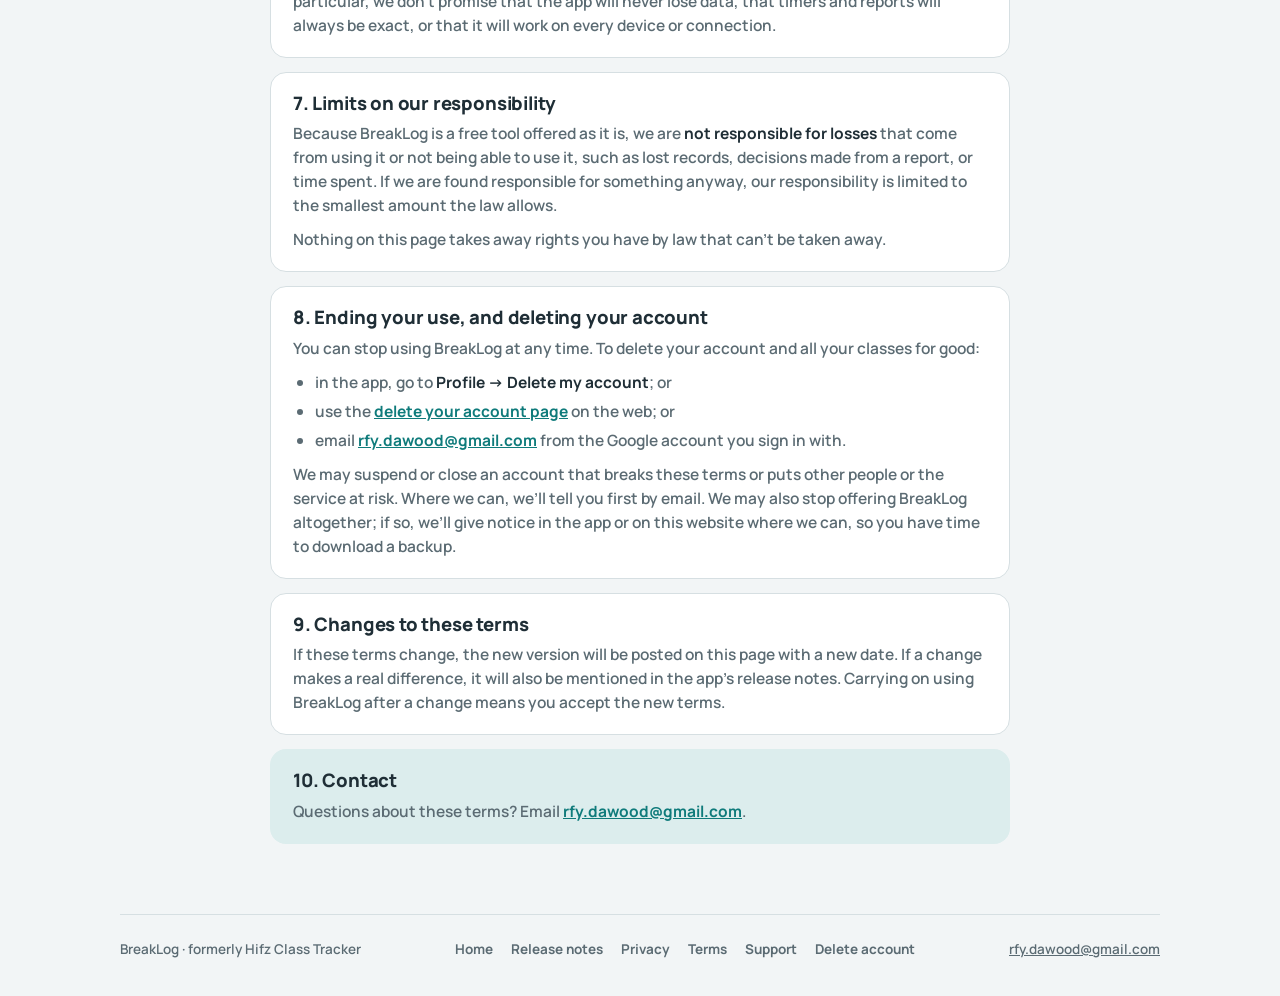
<file: terms.html>
<!doctype html>
<html lang="en">
<head>
<meta charset="utf-8">
<meta name="viewport" content="width=device-width,initial-scale=1,viewport-fit=cover">
<title>Terms of Use · BreakLog</title>
<meta name="description" content="The plain-English terms for using BreakLog, the free class break and attendance tracker.">
<meta name="theme-color" content="#0F7B7B">
<link rel="canonical" href="https://rfydawood.github.io/breaklog/terms.html">
<meta property="og:type" content="website">
<meta property="og:site_name" content="BreakLog">
<meta property="og:title" content="BreakLog terms of use">
<meta property="og:description" content="The plain-English terms for using BreakLog, the free class break and attendance tracker.">
<meta property="og:url" content="https://rfydawood.github.io/breaklog/terms.html">
<meta property="og:image" content="https://rfydawood.github.io/breaklog/img/log.png">
<link rel="icon" type="image/png" href="favicon.png">
<link rel="apple-touch-icon" href="apple-touch-icon.png">
<link rel="preconnect" href="https://fonts.googleapis.com">
<link rel="preconnect" href="https://fonts.gstatic.com" crossorigin>
<link href="https://fonts.googleapis.com/css2?family=Bricolage+Grotesque:opsz,wght@12..96,600;12..96,800&family=Manrope:wght@500;600;700;800&display=swap" rel="stylesheet">
<link rel="stylesheet" href="styles.css">
</head>
<body>
<div class="wrap">
  <nav class="top" aria-label="Main">
    <a class="logo" href="./"><i aria-hidden="true"></i>BreakLog</a>
    <div class="links"><a href="support.html">Help</a><a href="privacy.html">Privacy</a><a href="https://rfydawood.github.io/hifz-class-tracker/download.html">Get the app</a></div>
    <a class="btn ghost" href="https://rfydawood.github.io/hifz-class-tracker/">Open the app</a>
  </nav>
</div>

<main class="wrap doc">
  <div class="eyebrow">Terms</div>
  <h1>Terms of use</h1>
  <p class="lede">The short version: BreakLog is free, you use it as it is, you look after the names you put in it, and you can leave whenever you like. The details are below, in plain words.</p>
  <p class="date">Effective 27 October 2026</p>

  <section class="box">
    <h2>1. Who we are</h2>
    <p>BreakLog (formerly Hifz Class Tracker) is made and run by <b>Rafaye Dawood</b>. “We” on this page means him. “You” means the teacher or other person using the app. These terms cover the website, the Android app and the Windows app.</p>
    <p>By signing in and using BreakLog, you agree to these terms. If you don’t agree, please don’t use it.</p>
  </section>

  <section class="box">
    <h2>2. The app is free, and provided as it is</h2>
    <p>BreakLog costs nothing and has no ads. It is offered <b>as it is</b> and <b>as available</b>. We work to keep it running well, but we can’t promise it will always be available, free of mistakes, or right for every class. Features may change, and new ones (such as organizations) may be added or changed over time.</p>
  </section>

  <section class="box">
    <h2>3. Your responsibilities as a teacher</h2>
    <ul>
      <li><b>Permission to record students.</b> You are responsible for having permission to record your students’ names and their attendance and breaks, following your school’s or madrasa’s rules and parents’ wishes. You can use first names or initials if you prefer.</li>
      <li><b>Only what’s needed.</b> Put in only what the app is for: names, attendance and breaks. Don’t add sensitive details about students (such as health, contact or home details) in names or notes.</li>
      <li><b>Your account.</b> Keep your Google account and your teacher mode PIN safe. You are responsible for what happens in classes you set up.</li>
      <li><b>Using the records.</b> Reports are there to help you. Use them fairly, and check anything important before acting on it.</li>
    </ul>
  </section>

  <section class="box">
    <h2>4. Acceptable use</h2>
    <p>Please use BreakLog only for keeping track of a class. Don’t:</p>
    <ul>
      <li>use it to harass, shame or harm anyone, including students;</li>
      <li>put in anything unlawful, or anyone’s information you have no right to record;</li>
      <li>try to get into other people’s classes or accounts, or get around the app’s access rules;</li>
      <li>try to break, overload or copy the service, or use it to send spam or harmful code.</li>
    </ul>
  </section>

  <section class="box">
    <h2>5. Your data</h2>
    <p>The classes and records you put in BreakLog are yours. We only use them to run the app for you. How they are stored and protected is explained in the <a href="privacy.html">privacy policy</a>, which is part of these terms.</p>
    <p>Keep your own copy of anything important: <b>Profile → Download a backup</b> saves every class to your device, and <b>Reports → Export CSV</b> saves a report as a spreadsheet.</p>
  </section>

  <section class="box">
    <h2>6. No warranty</h2>
    <p>We don’t give any promise or guarantee about BreakLog beyond what the law requires. In particular, we don’t promise that the app will never lose data, that timers and reports will always be exact, or that it will work on every device or connection.</p>
  </section>

  <section class="box">
    <h2>7. Limits on our responsibility</h2>
    <p>Because BreakLog is a free tool offered as it is, we are <b>not responsible for losses</b> that come from using it or not being able to use it, such as lost records, decisions made from a report, or time spent. If we are found responsible for something anyway, our responsibility is limited to the smallest amount the law allows.</p>
    <p>Nothing on this page takes away rights you have by law that can’t be taken away.</p>
  </section>

  <section class="box">
    <h2>8. Ending your use, and deleting your account</h2>
    <p>You can stop using BreakLog at any time. To delete your account and all your classes for good:</p>
    <ul>
      <li>in the app, go to <b>Profile → Delete my account</b>; or</li>
      <li>use the <a href="https://rfydawood.github.io/hifz-class-tracker/delete-account.html">delete your account page</a> on the web; or</li>
      <li>email <a href="mailto:rfy.dawood@gmail.com">rfy.dawood@gmail.com</a> from the Google account you sign in with.</li>
    </ul>
    <p>We may suspend or close an account that breaks these terms or puts other people or the service at risk. Where we can, we’ll tell you first by email. We may also stop offering BreakLog altogether; if so, we’ll give notice in the app or on this website where we can, so you have time to download a backup.</p>
  </section>

  <section class="box">
    <h2>9. Changes to these terms</h2>
    <p>If these terms change, the new version will be posted on this page with a new date. If a change makes a real difference, it will also be mentioned in the app’s release notes. Carrying on using BreakLog after a change means you accept the new terms.</p>
  </section>

  <section class="box note">
    <h2>10. Contact</h2>
    <p>Questions about these terms? Email <a href="mailto:rfy.dawood@gmail.com">rfy.dawood@gmail.com</a>.</p>
  </section>
</main>

<div class="wrap"><footer class="foot">
  <span>BreakLog · formerly Hifz Class Tracker</span>
  <nav class="flinks" aria-label="Site"><a href="./">Home</a><a href="releases.html">Release notes</a><a href="privacy.html">Privacy</a><a href="terms.html">Terms</a><a href="support.html">Support</a><a href="delete-account.html">Delete account</a></nav>
  <span><a href="mailto:rfy.dawood@gmail.com">rfy.dawood@gmail.com</a></span>
</footer></div>
</body>
</html>
</file>
<file: styles.css>
/* BreakLog site: shared tokens and components. Every page links this file.
   Page-specific pieces (the landing page's hero, tiles, splits) stay in that page. */
:root{
  --bg:#F2F5F6; --surface:#FFFFFF; --ink:#1F2E36; --mute:#5B6B73; --line:#D6DFE2;
  --leaf:#0F7B7B; --leaf-soft:#DCEDED; --gold:#D39A22; --gold-soft:#FBF0D8; --ember:#C0503A; --ember-soft:#F8E5E0;
  --band:#1F2E36; --band-ink:#EEF3F4; --band-mute:#A6BFC7;
  --display:"Bricolage Grotesque","Manrope",system-ui,sans-serif;
  --body:"Manrope",system-ui,-apple-system,"Segoe UI",sans-serif;
  color-scheme:light;
}
@media (prefers-color-scheme:dark){:root:not([data-theme="light"]){
  --bg:#141D22; --surface:#1D2A31; --ink:#E7EEF0; --mute:#A3B3BA; --line:#31434C;
  --leaf:#4FB8B8; --leaf-soft:#1E3A3C; --gold:#E0AE45; --gold-soft:#3A3020; --ember:#E0735C; --ember-soft:#3E2621;
  --band:#0E1519; --band-ink:#E7EEF0; --band-mute:#9BB0B8; color-scheme:dark }}
:root[data-theme="dark"]{
  --bg:#141D22; --surface:#1D2A31; --ink:#E7EEF0; --mute:#A3B3BA; --line:#31434C;
  --leaf:#4FB8B8; --leaf-soft:#1E3A3C; --gold:#E0AE45; --gold-soft:#3A3020; --ember:#E0735C; --ember-soft:#3E2621;
  --band:#0E1519; --band-ink:#E7EEF0; --band-mute:#9BB0B8; color-scheme:dark }

*{box-sizing:border-box}
html{-webkit-text-size-adjust:100%}
body{margin:0;background:var(--bg);color:var(--ink);font-family:var(--body);font-size:16px;line-height:1.55;overflow-wrap:break-word}
a{color:inherit}
img{max-width:100%}
.wrap{max-width:1080px;margin:0 auto;padding-inline:20px}
@media (max-width:420px){.wrap{padding-inline:16px}}

/* Top bar */
.top{display:flex;align-items:center;gap:22px;padding-block:18px}
.logo{display:flex;align-items:center;gap:10px;font-family:var(--display);font-weight:800;font-size:22px;letter-spacing:-.02em;text-decoration:none}
.logo i{width:30px;height:30px;border-radius:9px;background:var(--leaf);display:grid;place-items:center;flex:none}
.logo i::before{content:"";width:17px;height:17px;background:url("data:image/svg+xml,%3Csvg xmlns='http://www.w3.org/2000/svg' viewBox='20 20 60 60'%3E%3Cpath d='M74 50A24 24 0 1 1 50 26' fill='none' stroke='%23fff' stroke-width='10'/%3E%3Cpath d='M50 50L42 44.5' stroke='%23fff' stroke-width='5.5' stroke-linecap='round'/%3E%3Cpath d='M50 50L61 39' stroke='%23F2B53A' stroke-width='4.5' stroke-linecap='round'/%3E%3Ccircle cx='50' cy='50' r='4.2' fill='%23F2B53A'/%3E%3C/svg%3E") center/contain no-repeat}
.top .links{display:flex;gap:20px;margin-left:auto;font-weight:700;font-size:14.5px;color:var(--mute)}
.top .links a{text-decoration:none}
.top .links a:hover{color:var(--ink)}

/* Buttons */
.btn{display:inline-flex;flex-direction:column;justify-content:center;padding:12px 18px;border-radius:12px;font-weight:800;font-size:15px;line-height:1.3;text-decoration:none;border:1.5px solid transparent;font-family:var(--body);cursor:pointer}
.btn.dark{background:var(--ink);color:var(--bg)}
.btn.leaf{background:var(--leaf);color:#fff}
.btn.ghost{border-color:var(--line);background:var(--surface)}
.btn:focus-visible,a:focus-visible{outline:3px solid var(--gold);outline-offset:2px}
.ctas{display:flex;flex-wrap:wrap;gap:10px}
.ctas small{display:block;font-weight:600;font-size:12px;opacity:.75}

/* Type */
.eyebrow{font-size:12.5px;font-weight:800;letter-spacing:.08em;text-transform:uppercase;color:var(--leaf)}
h1{font-family:var(--display);font-size:clamp(36px,5.6vw,60px);line-height:1.02;letter-spacing:-.035em;margin:12px 0 16px;text-wrap:balance}
h1 em{font-style:normal;color:var(--leaf)}
h2{font-family:var(--display);font-size:clamp(26px,3.6vw,38px);letter-spacing:-.03em;line-height:1.1;margin:8px 0 12px;text-wrap:balance}
.sub{color:var(--mute);font-weight:600;max-width:60ch;margin:0}
.lede{font-size:18px;color:var(--mute);font-weight:600;max-width:46ch;margin:0 0 24px}

/* "Coming soon" pill */
.soon{display:inline-block;font-size:11.5px;font-weight:800;letter-spacing:.02em;text-transform:none;padding:3px 9px;border-radius:999px;background:var(--gold-soft);color:var(--ink);border:1px solid var(--gold);vertical-align:2px;white-space:nowrap}

/* Ticked lists */
ul.ticks{list-style:none;padding:0;margin:18px 0 0;display:flex;flex-direction:column;gap:10px}
ul.ticks li{display:flex;gap:10px;font-weight:600}
ul.ticks li::before{content:"";flex:none;width:18px;height:18px;margin-top:3px;border-radius:50%;background:var(--leaf-soft);box-shadow:inset 0 0 0 5px var(--leaf-soft),inset 0 0 0 9px var(--leaf)}

/* Cards */
.card{background:var(--surface);border:1px solid var(--line);border-radius:16px;padding:18px;display:flex;flex-direction:column;gap:8px;min-width:0}
.card h3{margin:0;font-size:18px;font-weight:800}
.card p{margin:0;color:var(--mute);font-weight:600;font-size:14.5px}

/* Text pages (privacy, terms, support, delete account, 404) */
.doc{max-width:780px;padding-block:24px 56px}
.doc h1{font-size:clamp(34px,5vw,52px)}
.doc .lede{max-width:60ch}
.doc .date{color:var(--mute);font-size:14px;font-weight:700;margin:-8px 0 28px}
.box .date{margin:-6px 0 10px}
.box{background:var(--surface);border:1px solid var(--line);border-radius:16px;padding:20px 22px;margin:0 0 14px}
.box h2{font-family:var(--body);font-size:18.5px;font-weight:800;letter-spacing:-.01em;margin:0 0 8px}
.box h3{font-size:16px;font-weight:800;margin:16px 0 6px}
.box p,.box ul,.box ol{margin:0 0 10px;color:var(--mute);font-weight:600;font-size:15.5px}
.box p:last-child,.box ul:last-child,.box ol:last-child{margin-bottom:0}
.box ul,.box ol{padding-left:22px}
.box li{margin:5px 0}
.box b,.box strong{color:var(--ink)}
.box a,.doc .lede a{color:var(--leaf);font-weight:700}
.box.note{background:var(--leaf-soft);border-color:transparent}
.toc{display:flex;flex-wrap:wrap;gap:8px;margin:0 0 22px}
.toc a{font-size:13.5px;font-weight:800;padding:6px 12px;border-radius:999px;background:var(--surface);border:1px solid var(--line);text-decoration:none}
.toc a:hover{border-color:var(--leaf)}
.box[id]{scroll-margin-top:16px}

/* Footer */
footer.foot{border-top:1px solid var(--line);padding-block:24px 36px;color:var(--mute);font-size:13.5px;font-weight:600;display:flex;flex-wrap:wrap;gap:12px 24px;justify-content:space-between;align-items:center}
footer.foot .flinks{display:flex;flex-wrap:wrap;gap:6px 18px}
footer.foot .flinks a{text-decoration:none;font-weight:700}
footer.foot .flinks a:hover{color:var(--ink);text-decoration:underline}

@media (max-width:820px){
  .top .links{display:none}
  .top .btn{margin-left:auto}
}
@media (max-width:420px){
  .top{gap:12px}
  .top .btn{padding:10px 14px;font-size:14px}
}
</file>
